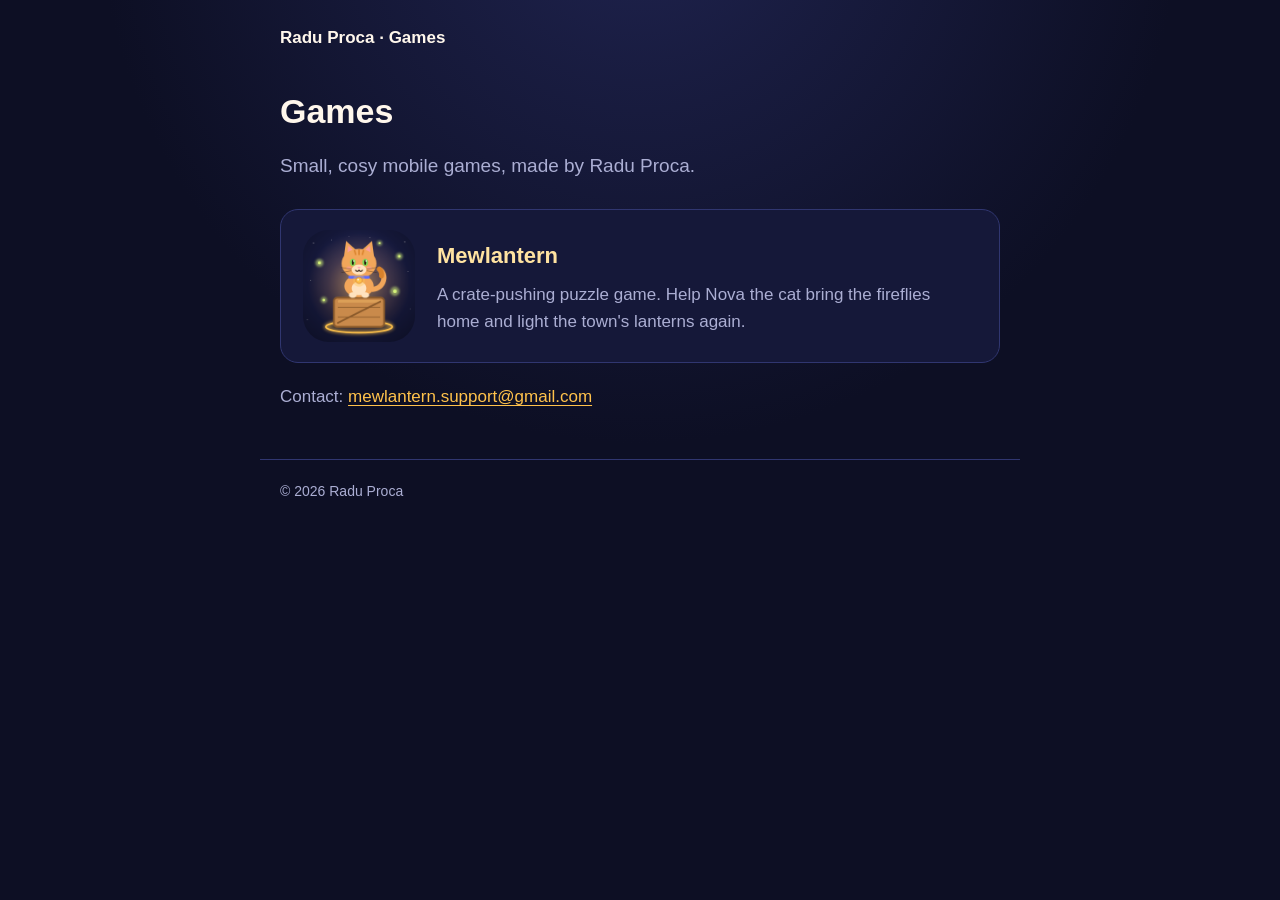
<file: index.html>
<!doctype html>
<html lang="en">
  <head>
    <meta charset="utf-8" />
    <meta name="viewport" content="width=device-width, initial-scale=1" />
    <title>Radu Proca · Games</title>
    <meta name="description" content="Small, cosy mobile games by Radu Proca." />
    <link rel="icon" href="/favicon.png" />
    <link rel="stylesheet" href="/assets/style.css" />
  </head>
  <body>
    <header class="site">
      <a class="brand" href="/">Radu Proca · Games</a>
    </header>
    <main>
      <h1>Games</h1>
      <p class="lede">Small, cosy mobile games, made by Radu Proca.</p>

      <a class="card hero" href="/mewlantern/" style="text-decoration: none; color: inherit">
        <img src="/assets/mewlantern-icon.png" alt="Mewlantern app icon: Nova the cat on a crate" />
        <div>
          <h2 style="margin-top: 0">Mewlantern</h2>
          <p class="muted" style="margin: 0">
            A crate-pushing puzzle game. Help Nova the cat bring the fireflies home and light the
            town's lanterns again.
          </p>
        </div>
      </a>

      <p class="muted">
        Contact: <a href="mailto:mewlantern.support@gmail.com">mewlantern.support@gmail.com</a>
      </p>
    </main>
    <footer class="site">© 2026 Radu Proca</footer>
  </body>
</html>
</file>
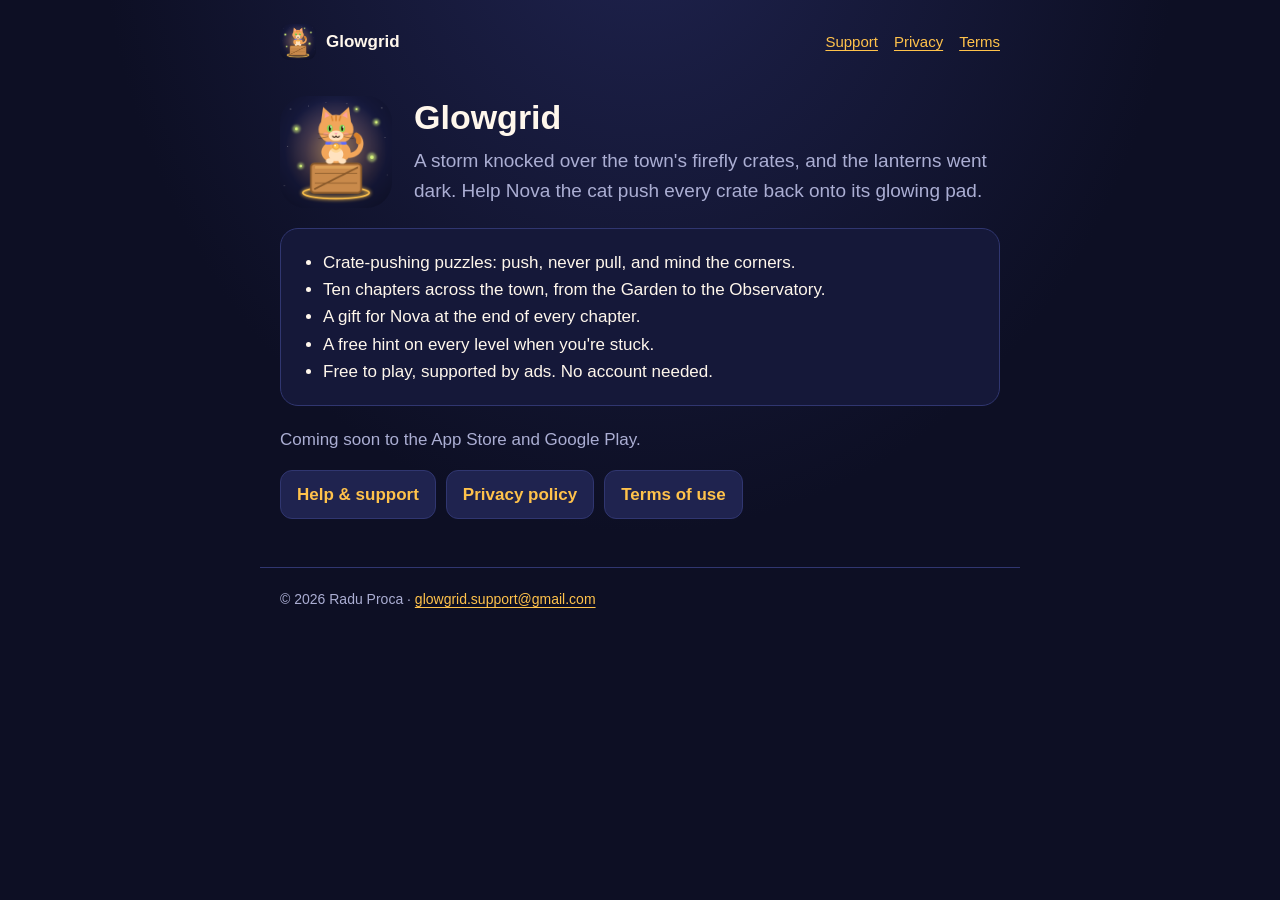
<file: glowgrid/index.html>
<!doctype html>
<html lang="en">
  <head>
    <meta charset="utf-8" />
    <meta name="viewport" content="width=device-width, initial-scale=1" />
    <title>Glowgrid · A crate-pushing puzzle with Nova the cat</title>
    <meta
      name="description"
      content="Push the firefly crates onto their glowing pads and help Nova the cat light up the town again." />
    <link rel="icon" href="/favicon.png" />
    <link rel="stylesheet" href="/assets/style.css" />
  </head>
  <body>
    <header class="site">
      <a class="brand" href="/glowgrid/"><img src="/assets/glowgrid-icon.png" alt="" />Glowgrid</a>
      <nav>
        <a href="/glowgrid/support/">Support</a>
        <a href="/glowgrid/privacy/">Privacy</a>
        <a href="/glowgrid/terms/">Terms</a>
      </nav>
    </header>
    <main>
      <div class="hero">
        <img src="/assets/glowgrid-icon.png" alt="Glowgrid app icon: Nova the cat on a crate" />
        <div>
          <h1 style="margin-top: 0">Glowgrid</h1>
          <p class="lede" style="margin: 0">
            A storm knocked over the town's firefly crates, and the lanterns went dark. Help Nova
            the cat push every crate back onto its glowing pad.
          </p>
        </div>
      </div>

      <div class="card">
        <ul style="margin: 0; padding-left: 20px">
          <li>Crate-pushing puzzles: push, never pull, and mind the corners.</li>
          <li>Ten chapters across the town, from the Garden to the Observatory.</li>
          <li>A gift for Nova at the end of every chapter.</li>
          <li>A free hint on every level when you're stuck.</li>
          <li>Free to play, supported by ads. No account needed.</li>
        </ul>
      </div>

      <p class="muted">Coming soon to the App Store and Google Play.</p>

      <ul class="links">
        <li><a href="/glowgrid/support/">Help &amp; support</a></li>
        <li><a href="/glowgrid/privacy/">Privacy policy</a></li>
        <li><a href="/glowgrid/terms/">Terms of use</a></li>
      </ul>
    </main>
    <footer class="site">
      © 2026 Radu Proca ·
      <a href="mailto:glowgrid.support@gmail.com">glowgrid.support@gmail.com</a>
    </footer>
  </body>
</html>
</file>
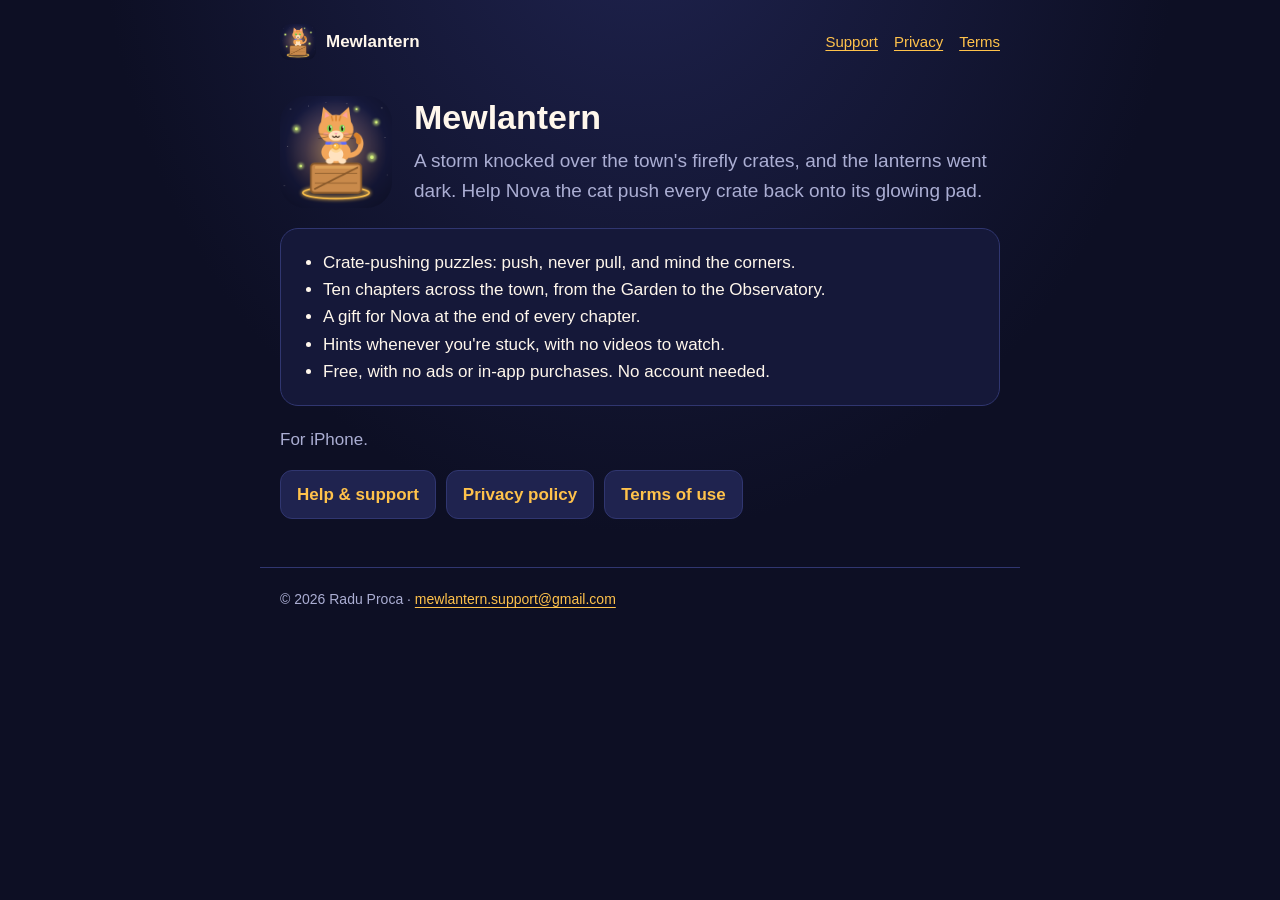
<file: mewlantern/index.html>
<!doctype html>
<html lang="en">
  <head>
    <meta charset="utf-8" />
    <meta name="viewport" content="width=device-width, initial-scale=1" />
    <title>Mewlantern · A crate-pushing puzzle with Nova the cat</title>
    <meta
      name="description"
      content="Push the firefly crates onto their glowing pads and help Nova the cat light up the town again." />
    <link rel="icon" href="/favicon.png" />
    <link rel="stylesheet" href="/assets/style.css" />
  </head>
  <body>
    <header class="site">
      <a class="brand" href="/mewlantern/"
        ><img src="/assets/mewlantern-icon.png" alt="" />Mewlantern</a
      >
      <nav>
        <a href="/mewlantern/support/">Support</a>
        <a href="/mewlantern/privacy/">Privacy</a>
        <a href="/mewlantern/terms/">Terms</a>
      </nav>
    </header>
    <main>
      <div class="hero">
        <img src="/assets/mewlantern-icon.png" alt="Mewlantern app icon: Nova the cat on a crate" />
        <div>
          <h1 style="margin-top: 0">Mewlantern</h1>
          <p class="lede" style="margin: 0">
            A storm knocked over the town's firefly crates, and the lanterns went dark. Help Nova
            the cat push every crate back onto its glowing pad.
          </p>
        </div>
      </div>

      <div class="card">
        <ul style="margin: 0; padding-left: 20px">
          <li>Crate-pushing puzzles: push, never pull, and mind the corners.</li>
          <li>Ten chapters across the town, from the Garden to the Observatory.</li>
          <li>A gift for Nova at the end of every chapter.</li>
          <li>Hints whenever you're stuck, with no videos to watch.</li>
          <li>Free, with no ads or in-app purchases. No account needed.</li>
        </ul>
      </div>

      <p class="muted">For iPhone.</p>

      <ul class="links">
        <li><a href="/mewlantern/support/">Help &amp; support</a></li>
        <li><a href="/mewlantern/privacy/">Privacy policy</a></li>
        <li><a href="/mewlantern/terms/">Terms of use</a></li>
      </ul>
    </main>
    <footer class="site">
      © 2026 Radu Proca ·
      <a href="mailto:mewlantern.support@gmail.com">mewlantern.support@gmail.com</a>
    </footer>
  </body>
</html>
</file>
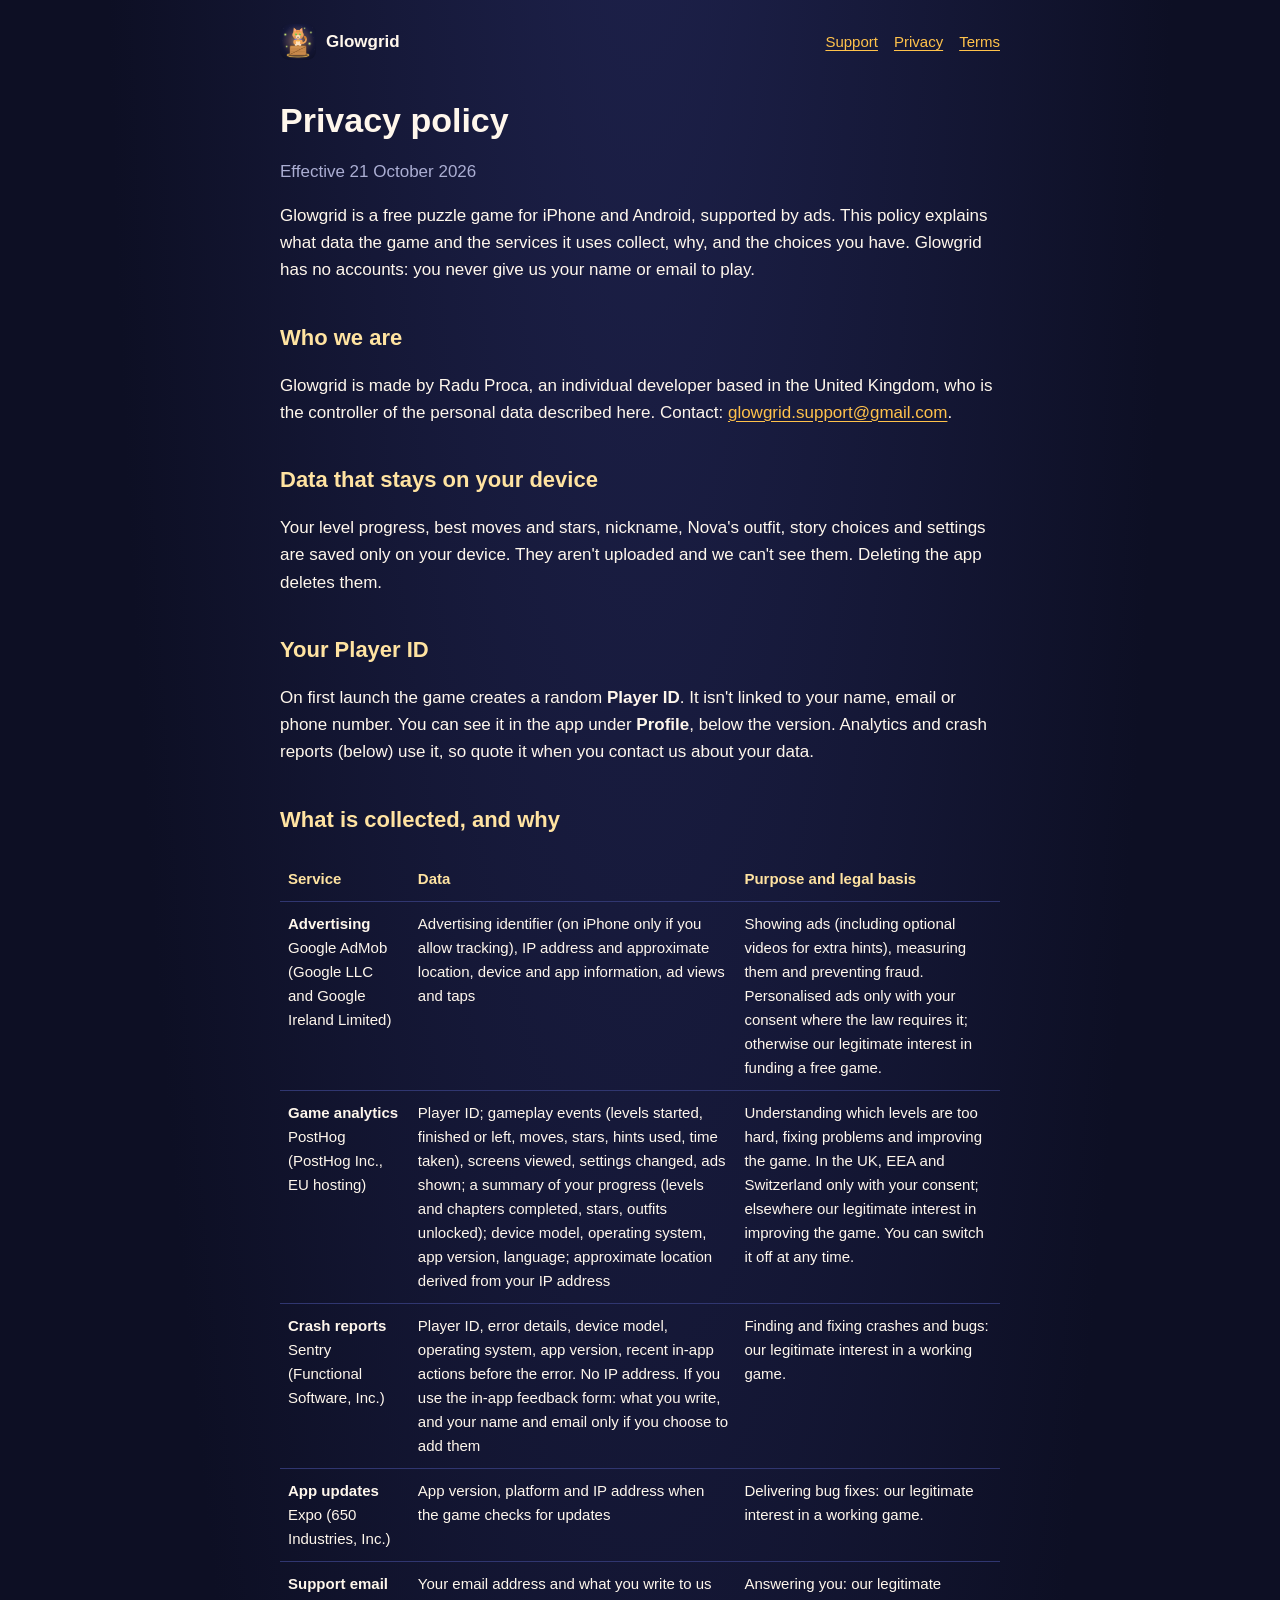
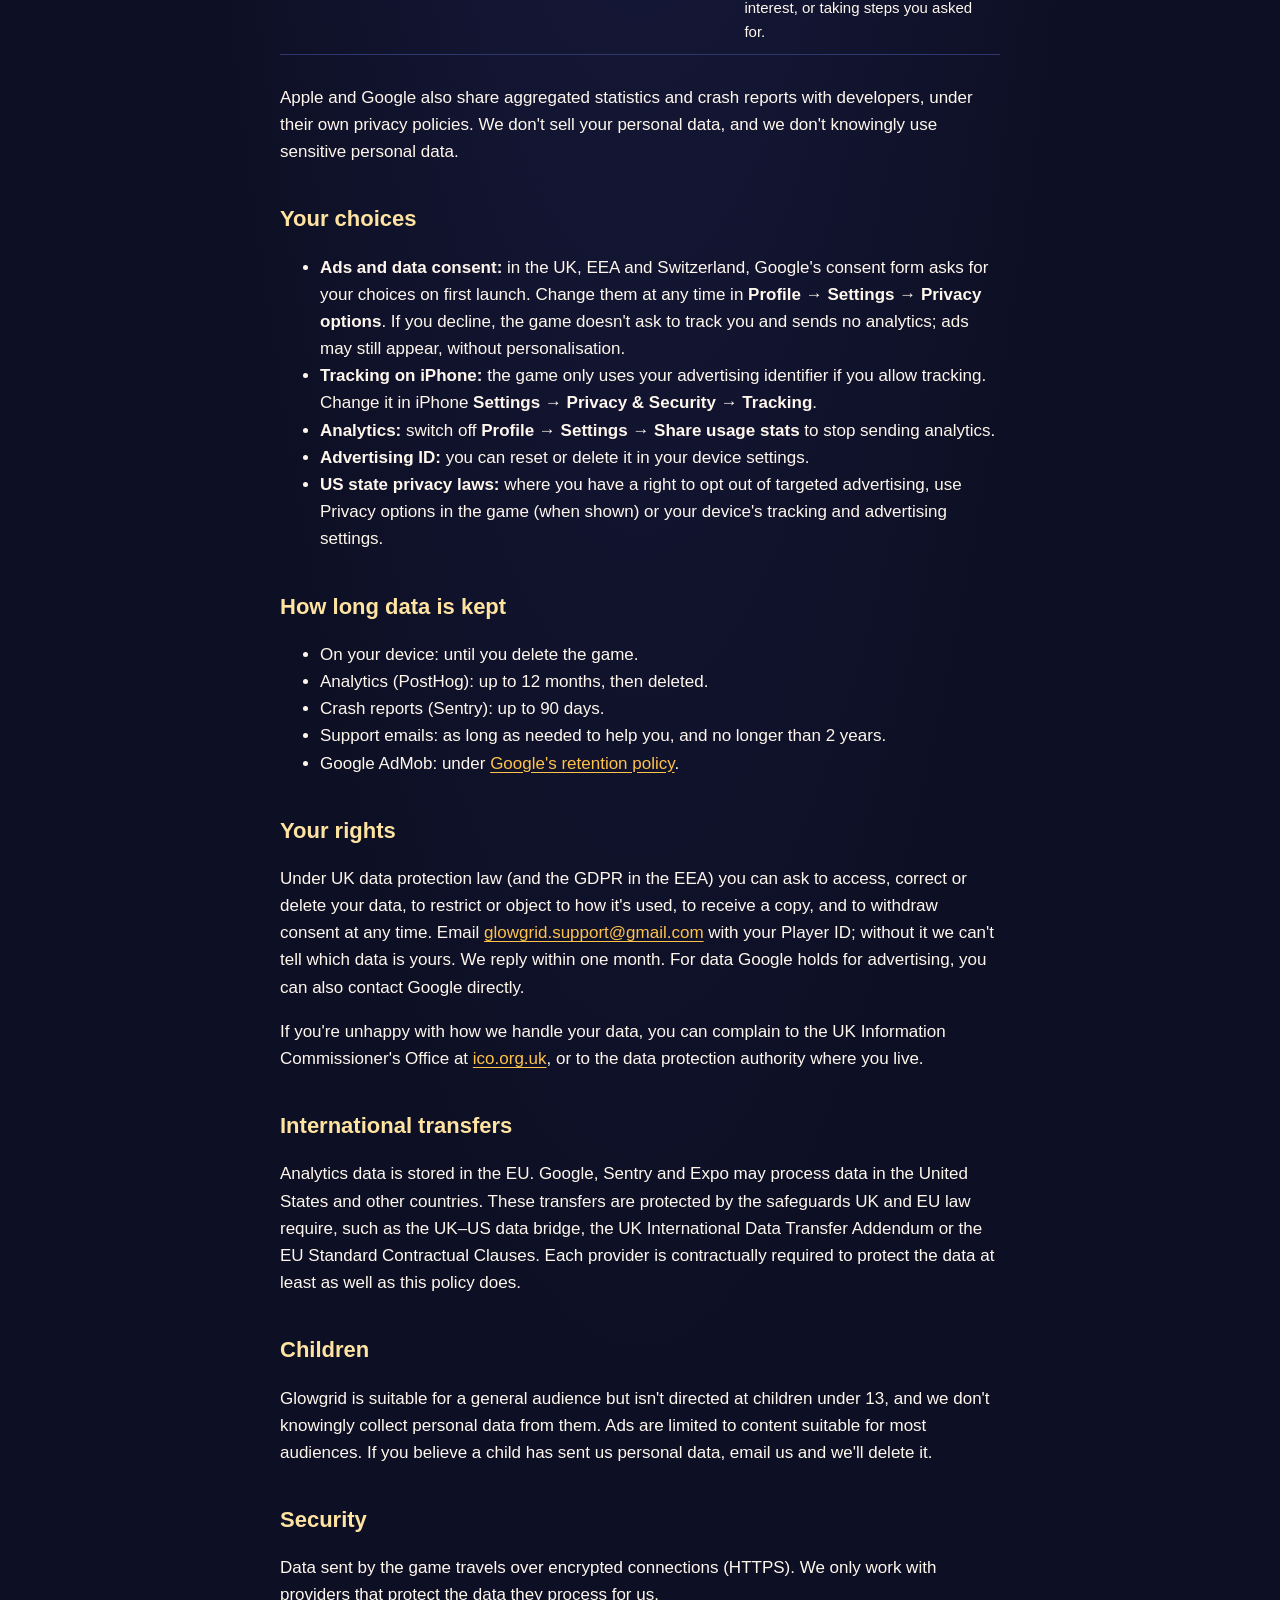
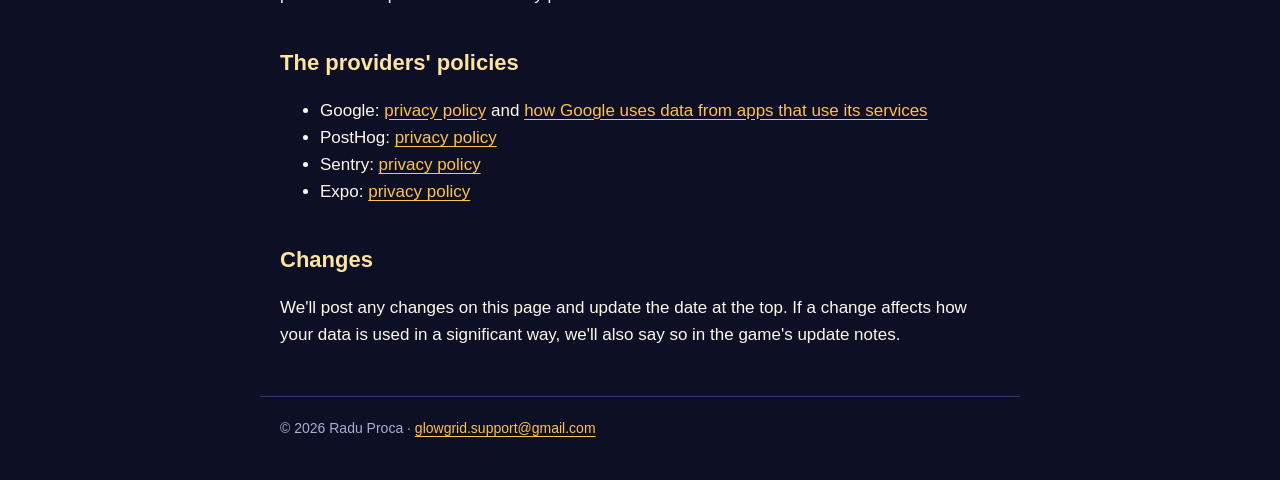
<file: glowgrid/privacy/index.html>
<!doctype html>
<html lang="en">
  <head>
    <meta charset="utf-8" />
    <meta name="viewport" content="width=device-width, initial-scale=1" />
    <title>Privacy policy · Glowgrid</title>
    <meta name="description" content="How Glowgrid handles your data." />
    <link rel="icon" href="/favicon.png" />
    <link rel="stylesheet" href="/assets/style.css" />
  </head>
  <body>
    <header class="site">
      <a class="brand" href="/glowgrid/"><img src="/assets/glowgrid-icon.png" alt="" />Glowgrid</a>
      <nav>
        <a href="/glowgrid/support/">Support</a>
        <a href="/glowgrid/privacy/" aria-current="page">Privacy</a>
        <a href="/glowgrid/terms/">Terms</a>
      </nav>
    </header>
    <main>
      <h1>Privacy policy</h1>
      <p class="muted">Effective 21 October 2026</p>

      <p>
        Glowgrid is a free puzzle game for iPhone and Android, supported by ads. This policy
        explains what data the game and the services it uses collect, why, and the choices you have.
        Glowgrid has no accounts: you never give us your name or email to play.
      </p>

      <h2>Who we are</h2>
      <p>
        Glowgrid is made by Radu Proca, an individual developer based in the United Kingdom, who is
        the controller of the personal data described here. Contact:
        <a href="mailto:glowgrid.support@gmail.com">glowgrid.support@gmail.com</a>.
      </p>

      <h2>Data that stays on your device</h2>
      <p>
        Your level progress, best moves and stars, nickname, Nova's outfit, story choices and
        settings are saved only on your device. They aren't uploaded and we can't see them. Deleting
        the app deletes them.
      </p>

      <h2>Your Player ID</h2>
      <p>
        On first launch the game creates a random <strong>Player ID</strong>. It isn't linked to
        your name, email or phone number. You can see it in the app under <strong>Profile</strong>,
        below the version. Analytics and crash reports (below) use it, so quote it when you contact
        us about your data.
      </p>

      <h2>What is collected, and why</h2>
      <div class="table-wrap">
        <table class="stack">
          <thead>
            <tr>
              <th>Service</th>
              <th>Data</th>
              <th>Purpose and legal basis</th>
            </tr>
          </thead>
          <tbody>
            <tr>
              <td>
                <strong>Advertising</strong><br />Google AdMob (Google LLC and Google Ireland
                Limited)
              </td>
              <td data-label="Data">
                Advertising identifier (on iPhone only if you allow tracking), IP address and
                approximate location, device and app information, ad views and taps
              </td>
              <td data-label="Purpose and legal basis">
                Showing ads (including optional videos for extra hints), measuring them and
                preventing fraud. Personalised ads only with your consent where the law requires it;
                otherwise our legitimate interest in funding a free game.
              </td>
            </tr>
            <tr>
              <td><strong>Game analytics</strong><br />PostHog (PostHog Inc., EU hosting)</td>
              <td data-label="Data">
                Player ID; gameplay events (levels started, finished or left, moves, stars, hints
                used, time taken), screens viewed, settings changed, ads shown; a summary of your
                progress (levels and chapters completed, stars, outfits unlocked); device model,
                operating system, app version, language; approximate location derived from your IP
                address
              </td>
              <td data-label="Purpose and legal basis">
                Understanding which levels are too hard, fixing problems and improving the game. In
                the UK, EEA and Switzerland only with your consent; elsewhere our legitimate
                interest in improving the game. You can switch it off at any time.
              </td>
            </tr>
            <tr>
              <td><strong>Crash reports</strong><br />Sentry (Functional Software, Inc.)</td>
              <td data-label="Data">
                Player ID, error details, device model, operating system, app version, recent in-app
                actions before the error. No IP address. If you use the in-app feedback form: what
                you write, and your name and email only if you choose to add them
              </td>
              <td data-label="Purpose and legal basis">
                Finding and fixing crashes and bugs: our legitimate interest in a working game.
              </td>
            </tr>
            <tr>
              <td><strong>App updates</strong><br />Expo (650 Industries, Inc.)</td>
              <td data-label="Data">
                App version, platform and IP address when the game checks for updates
              </td>
              <td data-label="Purpose and legal basis">
                Delivering bug fixes: our legitimate interest in a working game.
              </td>
            </tr>
            <tr>
              <td><strong>Support email</strong></td>
              <td data-label="Data">Your email address and what you write to us</td>
              <td data-label="Purpose and legal basis">
                Answering you: our legitimate interest, or taking steps you asked for.
              </td>
            </tr>
          </tbody>
        </table>
      </div>
      <p>
        Apple and Google also share aggregated statistics and crash reports with developers, under
        their own privacy policies. We don't sell your personal data, and we don't knowingly use
        sensitive personal data.
      </p>

      <h2>Your choices</h2>
      <ul>
        <li>
          <strong>Ads and data consent:</strong> in the UK, EEA and Switzerland, Google's consent
          form asks for your choices on first launch. Change them at any time in
          <strong>Profile → Settings → Privacy options</strong>. If you decline, the game doesn't
          ask to track you and sends no analytics; ads may still appear, without personalisation.
        </li>
        <li>
          <strong>Tracking on iPhone:</strong> the game only uses your advertising identifier if you
          allow tracking. Change it in iPhone
          <strong>Settings → Privacy &amp; Security → Tracking</strong>.
        </li>
        <li>
          <strong>Analytics:</strong> switch off
          <strong>Profile → Settings → Share usage stats</strong> to stop sending analytics.
        </li>
        <li>
          <strong>Advertising ID:</strong> you can reset or delete it in your device settings.
        </li>
        <li>
          <strong>US state privacy laws:</strong> where you have a right to opt out of targeted
          advertising, use Privacy options in the game (when shown) or your device's tracking and
          advertising settings.
        </li>
      </ul>

      <h2>How long data is kept</h2>
      <ul>
        <li>On your device: until you delete the game.</li>
        <li>Analytics (PostHog): up to 12 months, then deleted.</li>
        <li>Crash reports (Sentry): up to 90 days.</li>
        <li>Support emails: as long as needed to help you, and no longer than 2 years.</li>
        <li>
          Google AdMob: under
          <a href="https://policies.google.com/technologies/retention">Google's retention policy</a
          >.
        </li>
      </ul>

      <h2>Your rights</h2>
      <p>
        Under UK data protection law (and the GDPR in the EEA) you can ask to access, correct or
        delete your data, to restrict or object to how it's used, to receive a copy, and to withdraw
        consent at any time. Email
        <a href="mailto:glowgrid.support@gmail.com">glowgrid.support@gmail.com</a> with your Player
        ID; without it we can't tell which data is yours. We reply within one month. For data Google
        holds for advertising, you can also contact Google directly.
      </p>
      <p>
        If you're unhappy with how we handle your data, you can complain to the UK Information
        Commissioner's Office at <a href="https://ico.org.uk/make-a-complaint/">ico.org.uk</a>, or
        to the data protection authority where you live.
      </p>

      <h2>International transfers</h2>
      <p>
        Analytics data is stored in the EU. Google, Sentry and Expo may process data in the United
        States and other countries. These transfers are protected by the safeguards UK and EU law
        require, such as the UK–US data bridge, the UK International Data Transfer Addendum or the
        EU Standard Contractual Clauses. Each provider is contractually required to protect the data
        at least as well as this policy does.
      </p>

      <h2>Children</h2>
      <p>
        Glowgrid is suitable for a general audience but isn't directed at children under 13, and we
        don't knowingly collect personal data from them. Ads are limited to content suitable for
        most audiences. If you believe a child has sent us personal data, email us and we'll delete
        it.
      </p>

      <h2>Security</h2>
      <p>
        Data sent by the game travels over encrypted connections (HTTPS). We only work with
        providers that protect the data they process for us.
      </p>

      <h2>The providers' policies</h2>
      <ul>
        <li>
          Google: <a href="https://policies.google.com/privacy">privacy policy</a> and
          <a href="https://policies.google.com/technologies/partner-sites">
            how Google uses data from apps that use its services</a
          >
        </li>
        <li>PostHog: <a href="https://posthog.com/privacy">privacy policy</a></li>
        <li>Sentry: <a href="https://sentry.io/privacy/">privacy policy</a></li>
        <li>Expo: <a href="https://expo.dev/privacy">privacy policy</a></li>
      </ul>

      <h2>Changes</h2>
      <p>
        We'll post any changes on this page and update the date at the top. If a change affects how
        your data is used in a significant way, we'll also say so in the game's update notes.
      </p>
    </main>
    <footer class="site">
      © 2026 Radu Proca ·
      <a href="mailto:glowgrid.support@gmail.com">glowgrid.support@gmail.com</a>
    </footer>
  </body>
</html>
</file>
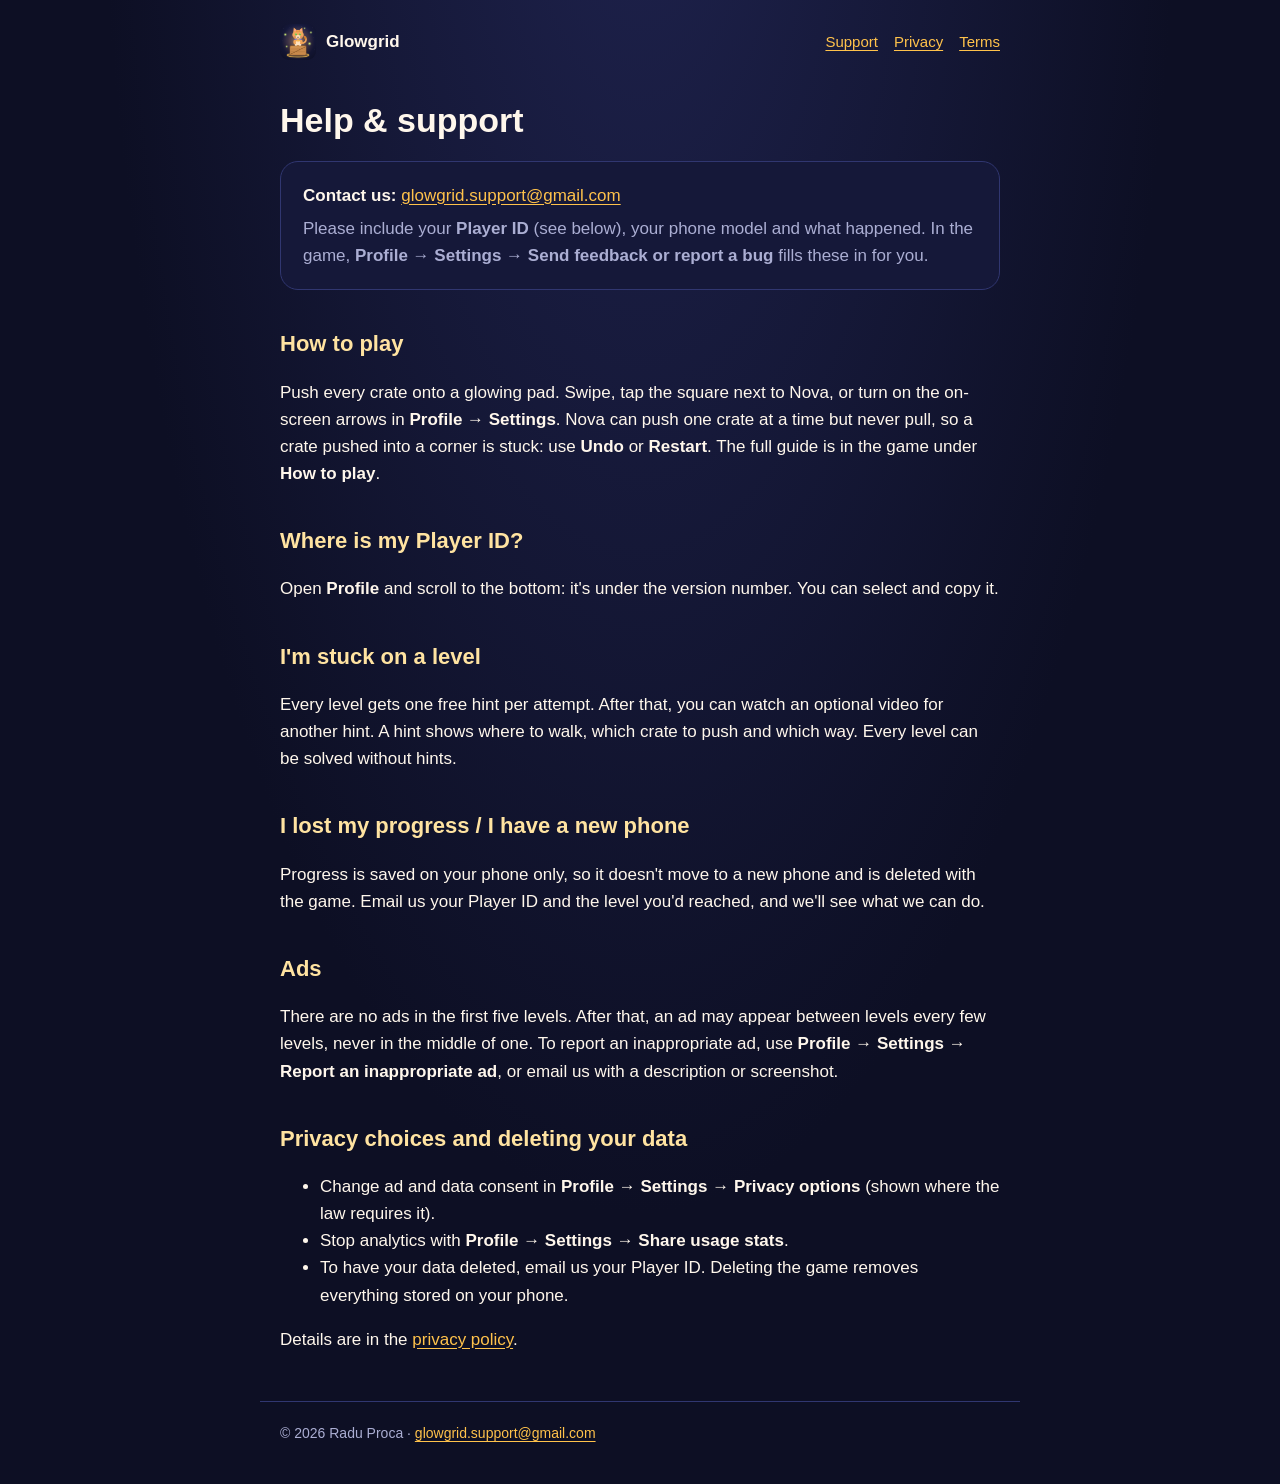
<file: glowgrid/support/index.html>
<!doctype html>
<html lang="en">
  <head>
    <meta charset="utf-8" />
    <meta name="viewport" content="width=device-width, initial-scale=1" />
    <title>Help &amp; support · Glowgrid</title>
    <meta name="description" content="Help with Glowgrid, and how to contact us." />
    <link rel="icon" href="/favicon.png" />
    <link rel="stylesheet" href="/assets/style.css" />
  </head>
  <body>
    <header class="site">
      <a class="brand" href="/glowgrid/"><img src="/assets/glowgrid-icon.png" alt="" />Glowgrid</a>
      <nav>
        <a href="/glowgrid/support/" aria-current="page">Support</a>
        <a href="/glowgrid/privacy/">Privacy</a>
        <a href="/glowgrid/terms/">Terms</a>
      </nav>
    </header>
    <main>
      <h1>Help &amp; support</h1>

      <div class="card">
        <strong>Contact us:</strong>
        <a href="mailto:glowgrid.support@gmail.com">glowgrid.support@gmail.com</a>
        <p class="muted" style="margin: 6px 0 0">
          Please include your <strong>Player ID</strong> (see below), your phone model and what
          happened. In the game, <strong>Profile → Settings → Send feedback or report a bug</strong>
          fills these in for you.
        </p>
      </div>

      <h2>How to play</h2>
      <p>
        Push every crate onto a glowing pad. Swipe, tap the square next to Nova, or turn on the
        on-screen arrows in <strong>Profile → Settings</strong>. Nova can push one crate at a time
        but never pull, so a crate pushed into a corner is stuck: use <strong>Undo</strong> or
        <strong>Restart</strong>. The full guide is in the game under <strong>How to play</strong>.
      </p>

      <h2>Where is my Player ID?</h2>
      <p>
        Open <strong>Profile</strong> and scroll to the bottom: it's under the version number. You
        can select and copy it.
      </p>

      <h2>I'm stuck on a level</h2>
      <p>
        Every level gets one free hint per attempt. After that, you can watch an optional video for
        another hint. A hint shows where to walk, which crate to push and which way. Every level can
        be solved without hints.
      </p>

      <h2>I lost my progress / I have a new phone</h2>
      <p>
        Progress is saved on your phone only, so it doesn't move to a new phone and is deleted with
        the game. Email us your Player ID and the level you'd reached, and we'll see what we can do.
      </p>

      <h2>Ads</h2>
      <p>
        There are no ads in the first five levels. After that, an ad may appear between levels every
        few levels, never in the middle of one. To report an inappropriate ad, use
        <strong>Profile → Settings → Report an inappropriate ad</strong>, or email us with a
        description or screenshot.
      </p>

      <h2>Privacy choices and deleting your data</h2>
      <ul>
        <li>
          Change ad and data consent in <strong>Profile → Settings → Privacy options</strong>
          (shown where the law requires it).
        </li>
        <li>Stop analytics with <strong>Profile → Settings → Share usage stats</strong>.</li>
        <li>
          To have your data deleted, email us your Player ID. Deleting the game removes everything
          stored on your phone.
        </li>
      </ul>
      <p>Details are in the <a href="/glowgrid/privacy/">privacy policy</a>.</p>
    </main>
    <footer class="site">
      © 2026 Radu Proca ·
      <a href="mailto:glowgrid.support@gmail.com">glowgrid.support@gmail.com</a>
    </footer>
  </body>
</html>
</file>
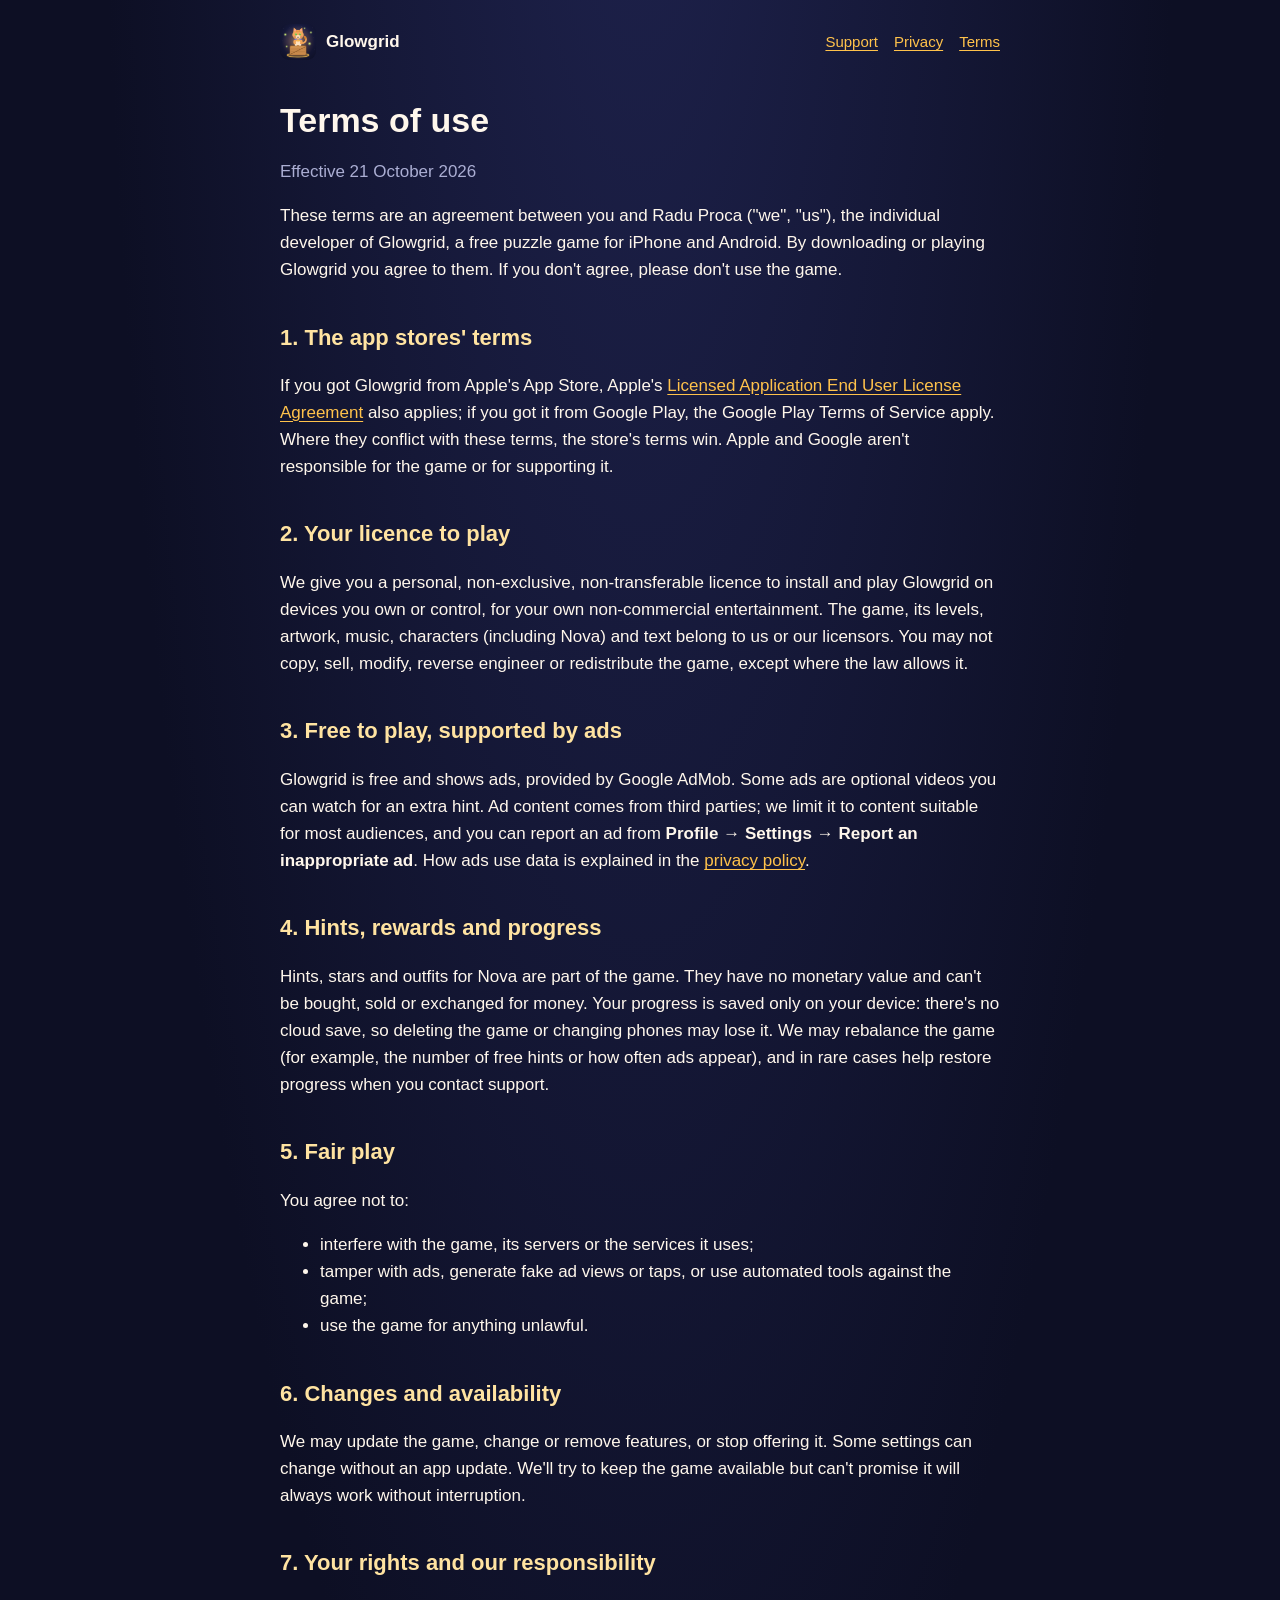
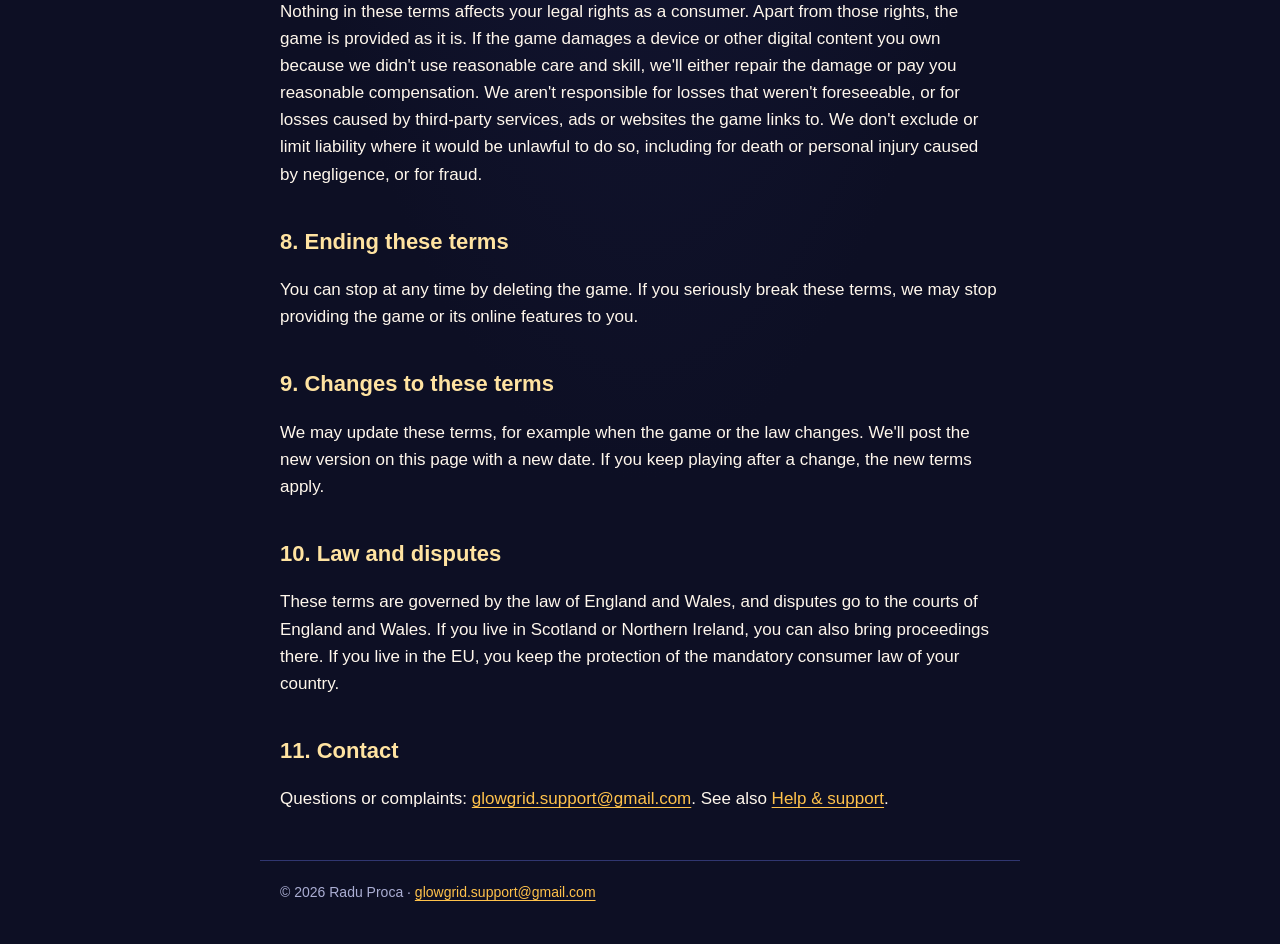
<file: glowgrid/terms/index.html>
<!doctype html>
<html lang="en">
  <head>
    <meta charset="utf-8" />
    <meta name="viewport" content="width=device-width, initial-scale=1" />
    <title>Terms of use · Glowgrid</title>
    <meta name="description" content="The terms for playing Glowgrid." />
    <link rel="icon" href="/favicon.png" />
    <link rel="stylesheet" href="/assets/style.css" />
  </head>
  <body>
    <header class="site">
      <a class="brand" href="/glowgrid/"><img src="/assets/glowgrid-icon.png" alt="" />Glowgrid</a>
      <nav>
        <a href="/glowgrid/support/">Support</a>
        <a href="/glowgrid/privacy/">Privacy</a>
        <a href="/glowgrid/terms/" aria-current="page">Terms</a>
      </nav>
    </header>
    <main>
      <h1>Terms of use</h1>
      <p class="muted">Effective 21 October 2026</p>

      <p>
        These terms are an agreement between you and Radu Proca ("we", "us"), the individual
        developer of Glowgrid, a free puzzle game for iPhone and Android. By downloading or playing
        Glowgrid you agree to them. If you don't agree, please don't use the game.
      </p>

      <h2>1. The app stores' terms</h2>
      <p>
        If you got Glowgrid from Apple's App Store, Apple's
        <a href="https://www.apple.com/legal/internet-services/itunes/dev/stdeula/"
          >Licensed Application End User License Agreement</a
        >
        also applies; if you got it from Google Play, the Google Play Terms of Service apply. Where
        they conflict with these terms, the store's terms win. Apple and Google aren't responsible
        for the game or for supporting it.
      </p>

      <h2>2. Your licence to play</h2>
      <p>
        We give you a personal, non-exclusive, non-transferable licence to install and play Glowgrid
        on devices you own or control, for your own non-commercial entertainment. The game, its
        levels, artwork, music, characters (including Nova) and text belong to us or our licensors.
        You may not copy, sell, modify, reverse engineer or redistribute the game, except where the
        law allows it.
      </p>

      <h2>3. Free to play, supported by ads</h2>
      <p>
        Glowgrid is free and shows ads, provided by Google AdMob. Some ads are optional videos you
        can watch for an extra hint. Ad content comes from third parties; we limit it to content
        suitable for most audiences, and you can report an ad from
        <strong>Profile → Settings → Report an inappropriate ad</strong>. How ads use data is
        explained in the <a href="/glowgrid/privacy/">privacy policy</a>.
      </p>

      <h2>4. Hints, rewards and progress</h2>
      <p>
        Hints, stars and outfits for Nova are part of the game. They have no monetary value and
        can't be bought, sold or exchanged for money. Your progress is saved only on your device:
        there's no cloud save, so deleting the game or changing phones may lose it. We may rebalance
        the game (for example, the number of free hints or how often ads appear), and in rare cases
        help restore progress when you contact support.
      </p>

      <h2>5. Fair play</h2>
      <p>You agree not to:</p>
      <ul>
        <li>interfere with the game, its servers or the services it uses;</li>
        <li>
          tamper with ads, generate fake ad views or taps, or use automated tools against the game;
        </li>
        <li>use the game for anything unlawful.</li>
      </ul>

      <h2>6. Changes and availability</h2>
      <p>
        We may update the game, change or remove features, or stop offering it. Some settings can
        change without an app update. We'll try to keep the game available but can't promise it will
        always work without interruption.
      </p>

      <h2>7. Your rights and our responsibility</h2>
      <p>
        Nothing in these terms affects your legal rights as a consumer. Apart from those rights, the
        game is provided as it is. If the game damages a device or other digital content you own
        because we didn't use reasonable care and skill, we'll either repair the damage or pay you
        reasonable compensation. We aren't responsible for losses that weren't foreseeable, or for
        losses caused by third-party services, ads or websites the game links to. We don't exclude
        or limit liability where it would be unlawful to do so, including for death or personal
        injury caused by negligence, or for fraud.
      </p>

      <h2>8. Ending these terms</h2>
      <p>
        You can stop at any time by deleting the game. If you seriously break these terms, we may
        stop providing the game or its online features to you.
      </p>

      <h2>9. Changes to these terms</h2>
      <p>
        We may update these terms, for example when the game or the law changes. We'll post the new
        version on this page with a new date. If you keep playing after a change, the new terms
        apply.
      </p>

      <h2>10. Law and disputes</h2>
      <p>
        These terms are governed by the law of England and Wales, and disputes go to the courts of
        England and Wales. If you live in Scotland or Northern Ireland, you can also bring
        proceedings there. If you live in the EU, you keep the protection of the mandatory consumer
        law of your country.
      </p>

      <h2>11. Contact</h2>
      <p>
        Questions or complaints:
        <a href="mailto:glowgrid.support@gmail.com">glowgrid.support@gmail.com</a>. See also
        <a href="/glowgrid/support/">Help &amp; support</a>.
      </p>
    </main>
    <footer class="site">
      © 2026 Radu Proca ·
      <a href="mailto:glowgrid.support@gmail.com">glowgrid.support@gmail.com</a>
    </footer>
  </body>
</html>
</file>
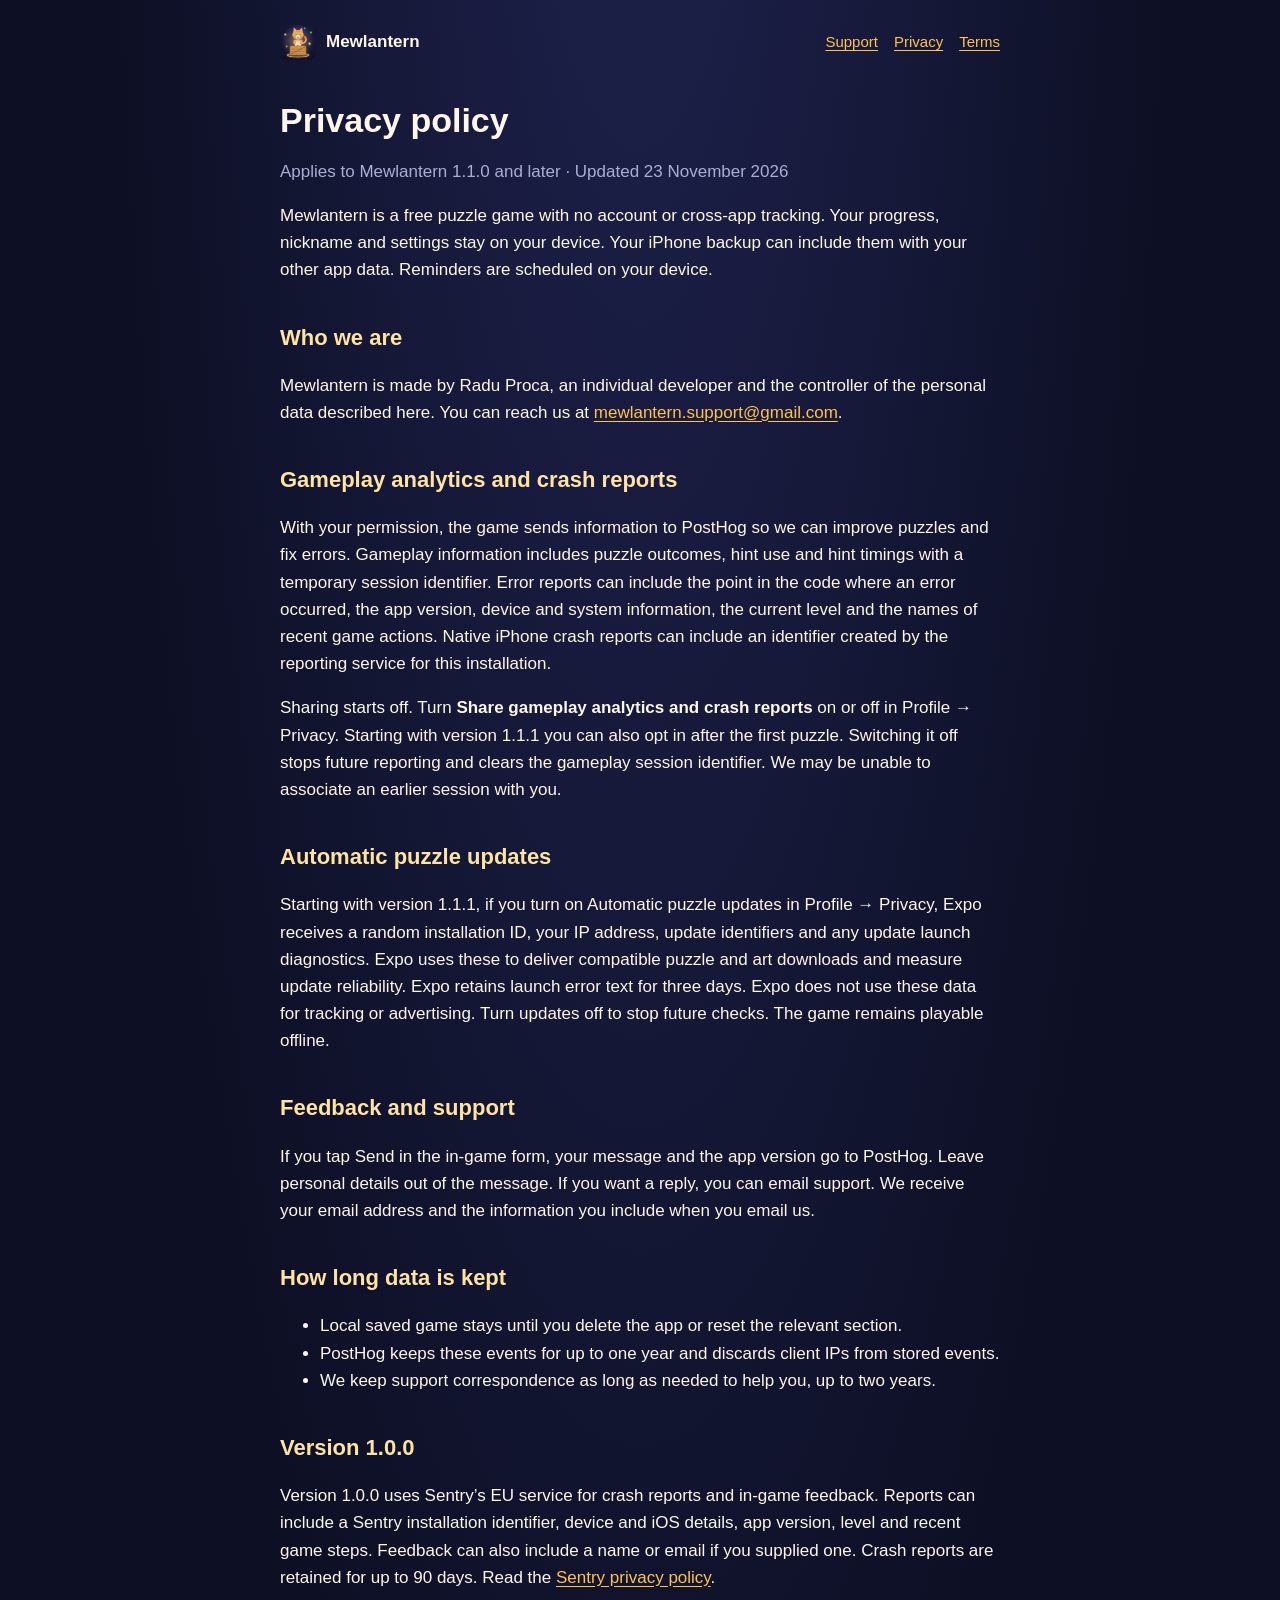
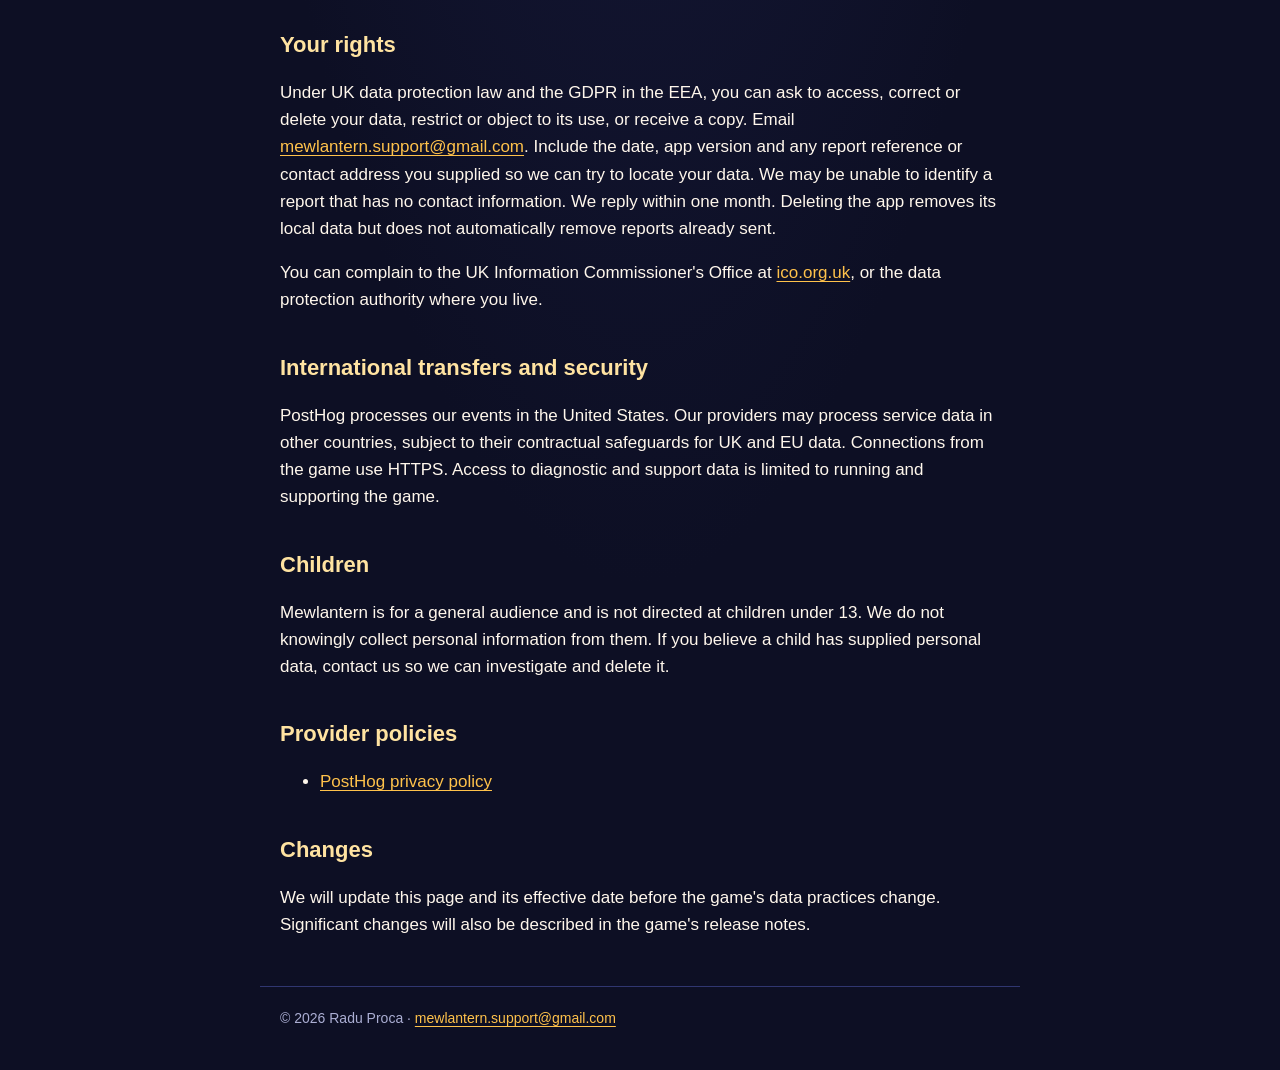
<file: mewlantern/privacy/index.html>
<!doctype html>
<html lang="en">
  <head>
    <meta charset="utf-8" />
    <meta name="viewport" content="width=device-width, initial-scale=1" />
    <title>Privacy policy · Mewlantern</title>
    <meta name="description" content="How Mewlantern handles your data." />
    <link rel="icon" href="/favicon.png" />
    <link rel="stylesheet" href="/assets/style.css" />
  </head>
  <body>
    <header class="site">
      <a class="brand" href="/mewlantern/"
        ><img src="/assets/mewlantern-icon.png" alt="" />Mewlantern</a
      >
      <nav>
        <a href="/mewlantern/support/">Support</a>
        <a href="/mewlantern/privacy/" aria-current="page">Privacy</a>
        <a href="/mewlantern/terms/">Terms</a>
      </nav>
    </header>
    <main>
      <h1>Privacy policy</h1>
      <p class="muted">Applies to Mewlantern 1.1.0 and later · Updated 23 November 2026</p>
      <p>
        Mewlantern is a free puzzle game with no account or cross-app tracking. Your progress,
        nickname and settings stay on your device. Your iPhone backup can include them with your
        other app data. Reminders are scheduled on your device.
      </p>
      <h2>Who we are</h2>
      <p>
        Mewlantern is made by Radu Proca, an individual developer and the controller of the personal
        data described here. You can reach us at
        <a href="mailto:mewlantern.support@gmail.com">mewlantern.support@gmail.com</a>.
      </p>
      <h2>Gameplay analytics and crash reports</h2>
      <p>
        With your permission, the game sends information to PostHog so we can improve puzzles and
        fix errors. Gameplay information includes puzzle outcomes, hint use and hint timings with a
        temporary session identifier. Error reports can include the point in the code where an error
        occurred, the app version, device and system information, the current level and the names of
        recent game actions. Native iPhone crash reports can include an identifier created by the
        reporting service for this installation.
      </p>
      <p>
        Sharing starts off. Turn <strong>Share gameplay analytics and crash reports</strong> on or
        off in Profile → Privacy. Starting with version 1.1.1 you can also opt in after the first
        puzzle. Switching it off stops future reporting and clears the gameplay session identifier.
        We may be unable to associate an earlier session with you.
      </p>
      <h2>Automatic puzzle updates</h2>
      <p>
        Starting with version 1.1.1, if you turn on Automatic puzzle updates in Profile → Privacy,
        Expo receives a random installation ID, your IP address, update identifiers and any update
        launch diagnostics. Expo uses these to deliver compatible puzzle and art downloads and
        measure update reliability. Expo retains launch error text for three days. Expo does not use
        these data for tracking or advertising. Turn updates off to stop future checks. The game
        remains playable offline.
      </p>
      <h2>Feedback and support</h2>
      <p>
        If you tap Send in the in-game form, your message and the app version go to PostHog. Leave
        personal details out of the message. If you want a reply, you can email support. We receive
        your email address and the information you include when you email us.
      </p>
      <h2>How long data is kept</h2>
      <ul>
        <li>Local saved game stays until you delete the app or reset the relevant section.</li>
        <li>
          PostHog keeps these events for up to one year and discards client IPs from stored events.
        </li>
        <li>We keep support correspondence as long as needed to help you, up to two years.</li>
      </ul>
      <h2>Version 1.0.0</h2>
      <p>
        Version 1.0.0 uses Sentry’s EU service for crash reports and in-game feedback. Reports can
        include a Sentry installation identifier, device and iOS details, app version, level and
        recent game steps. Feedback can also include a name or email if you supplied one. Crash
        reports are retained for up to 90 days. Read the
        <a href="https://sentry.io/privacy/">Sentry privacy policy</a>.
      </p>
      <h2>Your rights</h2>
      <p>
        Under UK data protection law and the GDPR in the EEA, you can ask to access, correct or
        delete your data, restrict or object to its use, or receive a copy. Email
        <a href="mailto:mewlantern.support@gmail.com">mewlantern.support@gmail.com</a>. Include the
        date, app version and any report reference or contact address you supplied so we can try to
        locate your data. We may be unable to identify a report that has no contact information. We
        reply within one month. Deleting the app removes its local data but does not automatically
        remove reports already sent.
      </p>
      <p>
        You can complain to the UK Information Commissioner's Office at
        <a href="https://ico.org.uk/make-a-complaint/">ico.org.uk</a>, or the data protection
        authority where you live.
      </p>
      <h2>International transfers and security</h2>
      <p>
        PostHog processes our events in the United States. Our providers may process service data in
        other countries, subject to their contractual safeguards for UK and EU data. Connections
        from the game use HTTPS. Access to diagnostic and support data is limited to running and
        supporting the game.
      </p>
      <h2>Children</h2>
      <p>
        Mewlantern is for a general audience and is not directed at children under 13. We do not
        knowingly collect personal information from them. If you believe a child has supplied
        personal data, contact us so we can investigate and delete it.
      </p>
      <h2>Provider policies</h2>
      <ul>
        <li><a href="https://posthog.com/privacy">PostHog privacy policy</a></li>
      </ul>
      <h2>Changes</h2>
      <p>
        We will update this page and its effective date before the game's data practices change.
        Significant changes will also be described in the game's release notes.
      </p>
    </main>
    <footer class="site">
      © 2026 Radu Proca ·
      <a href="mailto:mewlantern.support@gmail.com">mewlantern.support@gmail.com</a>
    </footer>
  </body>
</html>
</file>
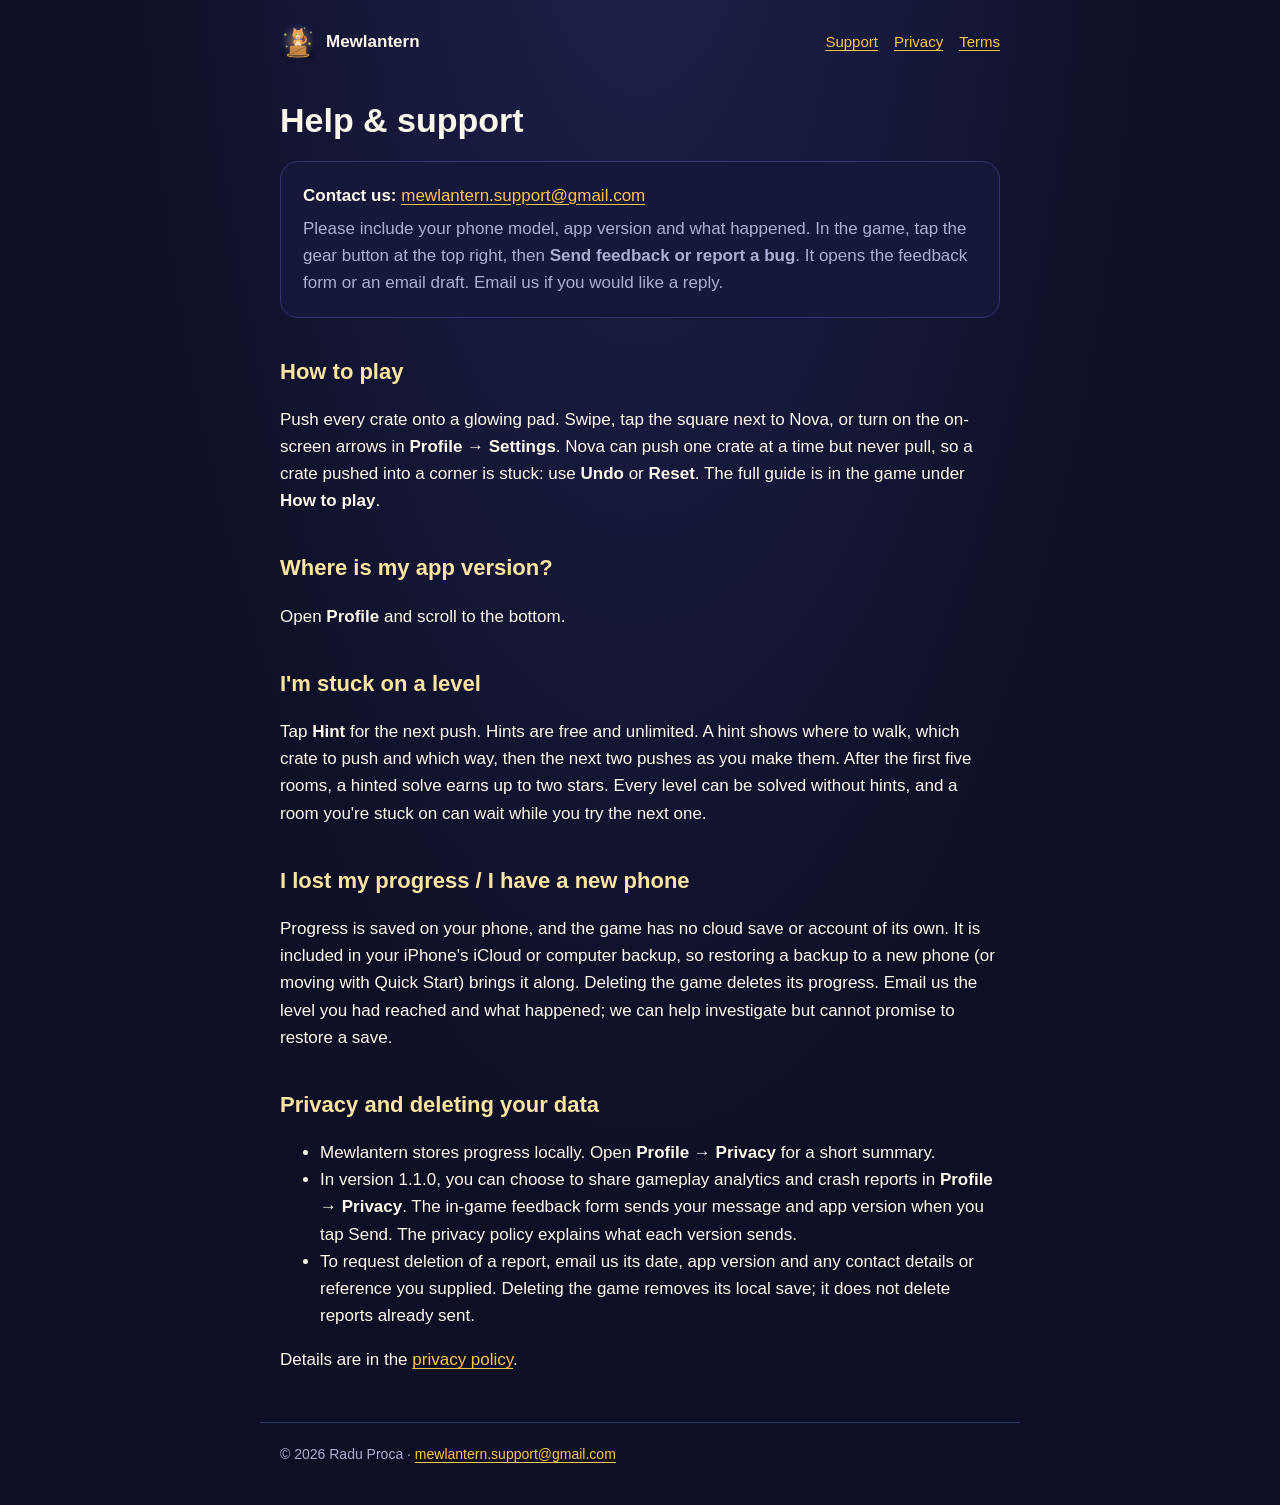
<file: mewlantern/support/index.html>
<!doctype html>
<html lang="en">
  <head>
    <meta charset="utf-8" />
    <meta name="viewport" content="width=device-width, initial-scale=1" />
    <title>Help &amp; support · Mewlantern</title>
    <meta name="description" content="Help with Mewlantern, and how to contact us." />
    <link rel="icon" href="/favicon.png" />
    <link rel="stylesheet" href="/assets/style.css" />
  </head>
  <body>
    <header class="site">
      <a class="brand" href="/mewlantern/"
        ><img src="/assets/mewlantern-icon.png" alt="" />Mewlantern</a
      >
      <nav>
        <a href="/mewlantern/support/" aria-current="page">Support</a>
        <a href="/mewlantern/privacy/">Privacy</a>
        <a href="/mewlantern/terms/">Terms</a>
      </nav>
    </header>
    <main>
      <h1>Help &amp; support</h1>

      <div class="card">
        <strong>Contact us:</strong>
        <a href="mailto:mewlantern.support@gmail.com">mewlantern.support@gmail.com</a>
        <p class="muted" style="margin: 6px 0 0">
          Please include your phone model, app version and what happened. In the game, tap the gear
          button at the top right, then <strong>Send feedback or report a bug</strong>. It opens the
          feedback form or an email draft. Email us if you would like a reply.
        </p>
      </div>

      <h2>How to play</h2>
      <p>
        Push every crate onto a glowing pad. Swipe, tap the square next to Nova, or turn on the
        on-screen arrows in <strong>Profile → Settings</strong>. Nova can push one crate at a time
        but never pull, so a crate pushed into a corner is stuck: use <strong>Undo</strong> or
        <strong>Reset</strong>. The full guide is in the game under <strong>How to play</strong>.
      </p>

      <h2>Where is my app version?</h2>
      <p>Open <strong>Profile</strong> and scroll to the bottom.</p>

      <h2>I'm stuck on a level</h2>
      <p>
        Tap <strong>Hint</strong> for the next push. Hints are free and unlimited. A hint shows
        where to walk, which crate to push and which way, then the next two pushes as you make them.
        After the first five rooms, a hinted solve earns up to two stars. Every level can be solved
        without hints, and a room you're stuck on can wait while you try the next one.
      </p>

      <h2>I lost my progress / I have a new phone</h2>
      <p>
        Progress is saved on your phone, and the game has no cloud save or account of its own. It is
        included in your iPhone's iCloud or computer backup, so restoring a backup to a new phone
        (or moving with Quick Start) brings it along. Deleting the game deletes its progress. Email
        us the level you had reached and what happened; we can help investigate but cannot promise
        to restore a save.
      </p>

      <h2>Privacy and deleting your data</h2>
      <ul>
        <li>
          Mewlantern stores progress locally. Open
          <strong>Profile → Privacy</strong> for a short summary.
        </li>
        <li>
          In version 1.1.0, you can choose to share gameplay analytics and crash reports in
          <strong>Profile → Privacy</strong>. The in-game feedback form sends your message and app
          version when you tap Send. The privacy policy explains what each version sends.
        </li>
        <li>
          To request deletion of a report, email us its date, app version and any contact details or
          reference you supplied. Deleting the game removes its local save; it does not delete
          reports already sent.
        </li>
      </ul>
      <p>Details are in the <a href="/mewlantern/privacy/">privacy policy</a>.</p>
    </main>
    <footer class="site">
      © 2026 Radu Proca ·
      <a href="mailto:mewlantern.support@gmail.com">mewlantern.support@gmail.com</a>
    </footer>
  </body>
</html>
</file>
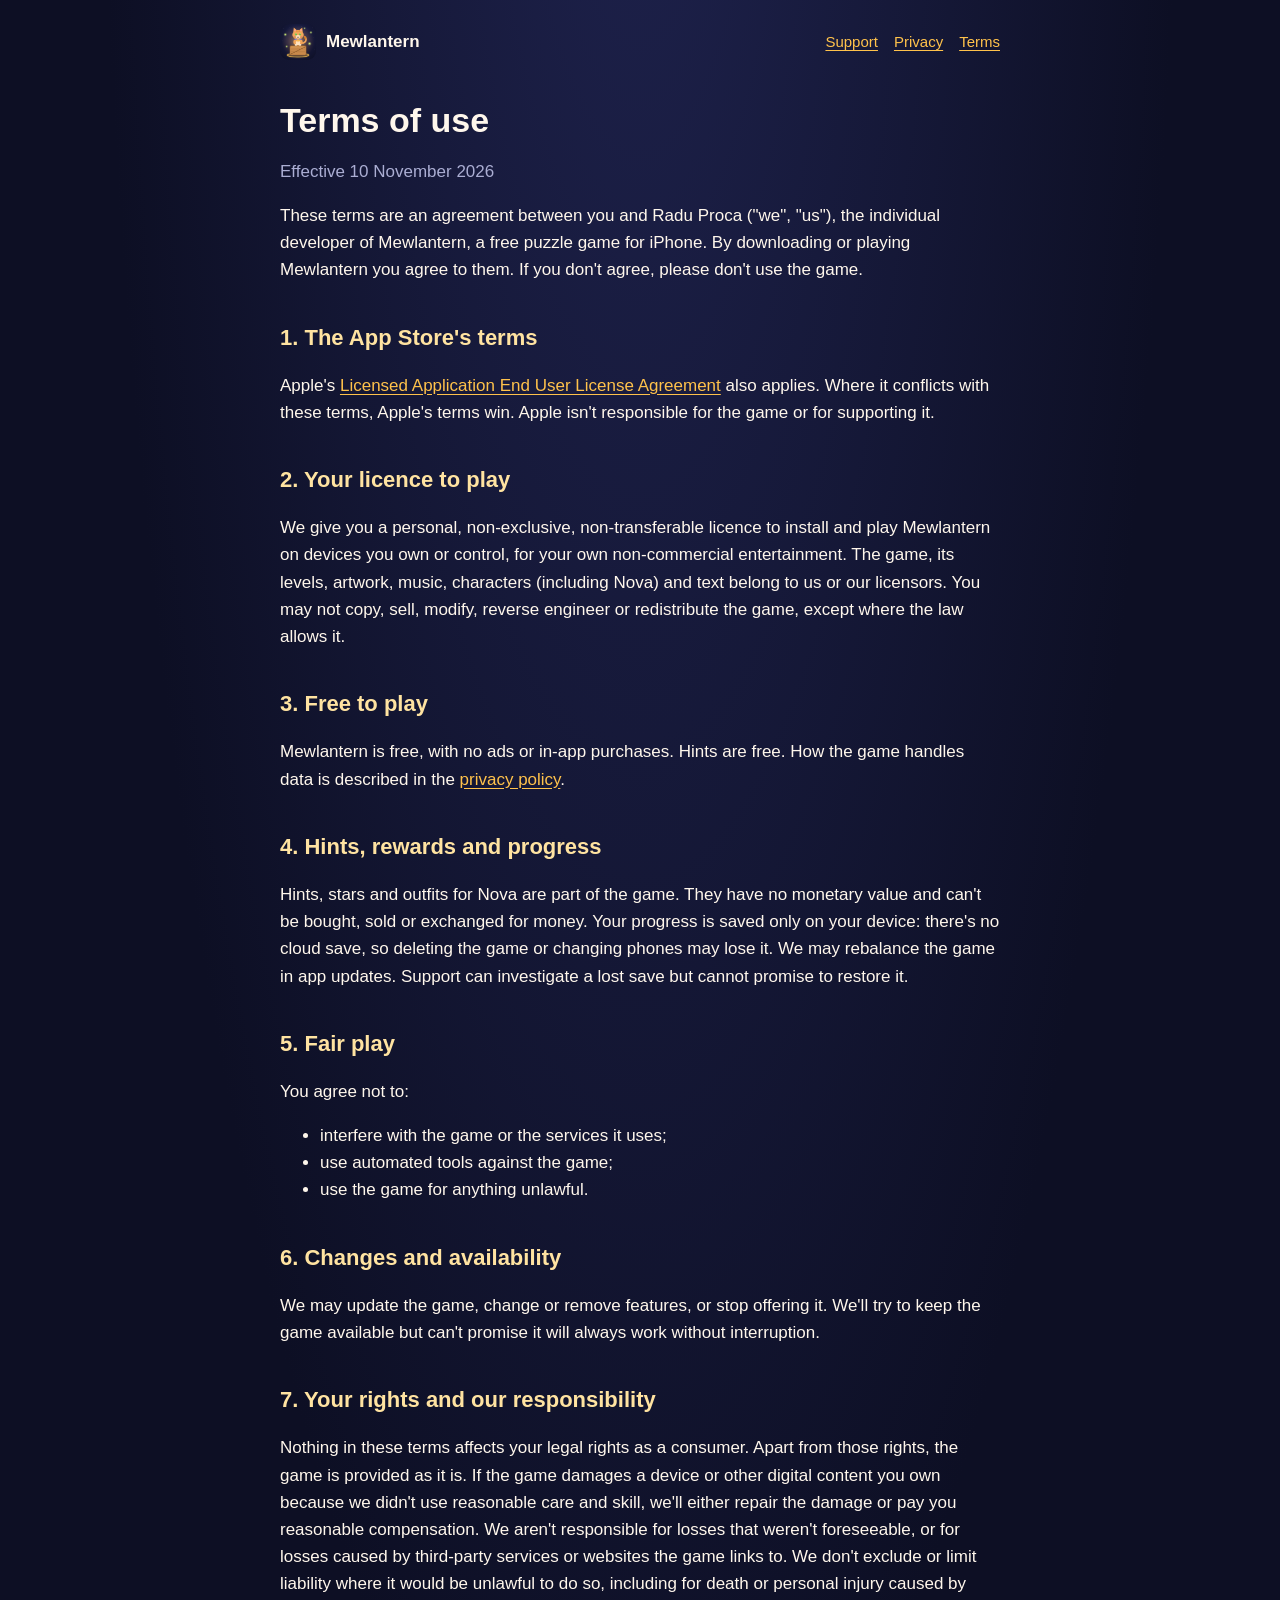
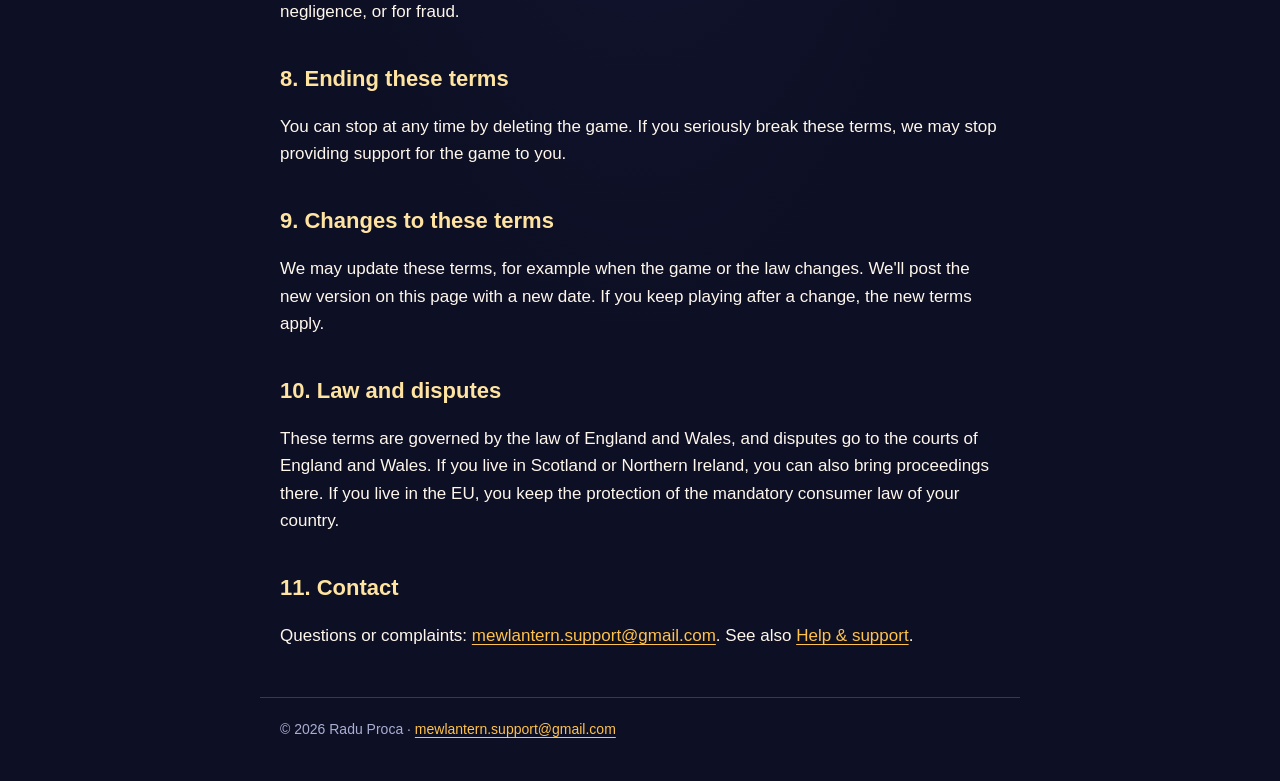
<file: mewlantern/terms/index.html>
<!doctype html>
<html lang="en">
  <head>
    <meta charset="utf-8" />
    <meta name="viewport" content="width=device-width, initial-scale=1" />
    <title>Terms of use · Mewlantern</title>
    <meta name="description" content="The terms for playing Mewlantern." />
    <link rel="icon" href="/favicon.png" />
    <link rel="stylesheet" href="/assets/style.css" />
  </head>
  <body>
    <header class="site">
      <a class="brand" href="/mewlantern/"
        ><img src="/assets/mewlantern-icon.png" alt="" />Mewlantern</a
      >
      <nav>
        <a href="/mewlantern/support/">Support</a>
        <a href="/mewlantern/privacy/">Privacy</a>
        <a href="/mewlantern/terms/" aria-current="page">Terms</a>
      </nav>
    </header>
    <main>
      <h1>Terms of use</h1>
      <p class="muted">Effective 10 November 2026</p>

      <p>
        These terms are an agreement between you and Radu Proca ("we", "us"), the individual
        developer of Mewlantern, a free puzzle game for iPhone. By downloading or playing Mewlantern
        you agree to them. If you don't agree, please don't use the game.
      </p>

      <h2>1. The App Store's terms</h2>
      <p>
        Apple's
        <a href="https://www.apple.com/legal/internet-services/itunes/dev/stdeula/"
          >Licensed Application End User License Agreement</a
        >
        also applies. Where it conflicts with these terms, Apple's terms win. Apple isn't
        responsible for the game or for supporting it.
      </p>

      <h2>2. Your licence to play</h2>
      <p>
        We give you a personal, non-exclusive, non-transferable licence to install and play
        Mewlantern on devices you own or control, for your own non-commercial entertainment. The
        game, its levels, artwork, music, characters (including Nova) and text belong to us or our
        licensors. You may not copy, sell, modify, reverse engineer or redistribute the game, except
        where the law allows it.
      </p>

      <h2>3. Free to play</h2>
      <p>
        Mewlantern is free, with no ads or in-app purchases. Hints are free. How the game handles
        data is described in the <a href="/mewlantern/privacy/">privacy policy</a>.
      </p>

      <h2>4. Hints, rewards and progress</h2>
      <p>
        Hints, stars and outfits for Nova are part of the game. They have no monetary value and
        can't be bought, sold or exchanged for money. Your progress is saved only on your device:
        there's no cloud save, so deleting the game or changing phones may lose it. We may rebalance
        the game in app updates. Support can investigate a lost save but cannot promise to restore
        it.
      </p>

      <h2>5. Fair play</h2>
      <p>You agree not to:</p>
      <ul>
        <li>interfere with the game or the services it uses;</li>
        <li>use automated tools against the game;</li>
        <li>use the game for anything unlawful.</li>
      </ul>

      <h2>6. Changes and availability</h2>
      <p>
        We may update the game, change or remove features, or stop offering it. We'll try to keep
        the game available but can't promise it will always work without interruption.
      </p>

      <h2>7. Your rights and our responsibility</h2>
      <p>
        Nothing in these terms affects your legal rights as a consumer. Apart from those rights, the
        game is provided as it is. If the game damages a device or other digital content you own
        because we didn't use reasonable care and skill, we'll either repair the damage or pay you
        reasonable compensation. We aren't responsible for losses that weren't foreseeable, or for
        losses caused by third-party services or websites the game links to. We don't exclude or
        limit liability where it would be unlawful to do so, including for death or personal injury
        caused by negligence, or for fraud.
      </p>

      <h2>8. Ending these terms</h2>
      <p>
        You can stop at any time by deleting the game. If you seriously break these terms, we may
        stop providing support for the game to you.
      </p>

      <h2>9. Changes to these terms</h2>
      <p>
        We may update these terms, for example when the game or the law changes. We'll post the new
        version on this page with a new date. If you keep playing after a change, the new terms
        apply.
      </p>

      <h2>10. Law and disputes</h2>
      <p>
        These terms are governed by the law of England and Wales, and disputes go to the courts of
        England and Wales. If you live in Scotland or Northern Ireland, you can also bring
        proceedings there. If you live in the EU, you keep the protection of the mandatory consumer
        law of your country.
      </p>

      <h2>11. Contact</h2>
      <p>
        Questions or complaints:
        <a href="mailto:mewlantern.support@gmail.com">mewlantern.support@gmail.com</a>. See also
        <a href="/mewlantern/support/">Help &amp; support</a>.
      </p>
    </main>
    <footer class="site">
      © 2026 Radu Proca ·
      <a href="mailto:mewlantern.support@gmail.com">mewlantern.support@gmail.com</a>
    </footer>
  </body>
</html>
</file>
<file: assets/style.css>
/* Lantern Night, the palette from the app (src/constants/theme.ts). */
:root {
  --night-950: #0d0f24;
  --night-900: #151839;
  --night-800: #1f234f;
  --night-700: #303670;
  --moonlight: #fff7ec;
  --mist: #abaed3;
  --lantern: #ffc24b;
  --lantern-light: #ffe3a1;
  --firefly: #d4f27a;
  --twilight: #9d8cff;
  color-scheme: dark;
}

* {
  box-sizing: border-box;
}

html {
  background: var(--night-950);
}

body {
  margin: 0;
  color: var(--moonlight);
  background: radial-gradient(ellipse at 50% -20%, var(--night-800) 0%, var(--night-950) 60%)
    no-repeat;
  font:
    17px/1.6 -apple-system,
    BlinkMacSystemFont,
    'Segoe UI',
    Roboto,
    Helvetica,
    Arial,
    sans-serif;
  -webkit-text-size-adjust: 100%;
}

main,
header.site,
footer.site {
  max-width: 760px;
  margin: 0 auto;
  padding: 0 20px;
}

header.site {
  display: flex;
  align-items: center;
  gap: 12px;
  padding-top: 24px;
  padding-bottom: 8px;
}

header.site a.brand {
  display: flex;
  align-items: center;
  gap: 10px;
  color: var(--moonlight);
  font-weight: 700;
  text-decoration: none;
}

header.site img {
  width: 36px;
  height: 36px;
  border-radius: 9px;
}

header.site nav {
  margin-left: auto;
  display: flex;
  flex-wrap: wrap;
  gap: 4px 16px;
  font-size: 15px;
}

a {
  color: var(--lantern);
  text-underline-offset: 3px;
}

a:hover {
  color: var(--lantern-light);
}

h1 {
  font-size: 34px;
  line-height: 1.2;
  margin: 32px 0 8px;
}

h2 {
  font-size: 22px;
  margin: 36px 0 8px;
  color: var(--lantern-light);
}

h3 {
  font-size: 18px;
  margin: 24px 0 4px;
}

p.lede {
  color: var(--mist);
  font-size: 19px;
}

.muted {
  color: var(--mist);
}

.card {
  background: var(--night-900);
  border: 1px solid var(--night-700);
  border-radius: 18px;
  padding: 20px 22px;
  margin: 20px 0;
}

.hero {
  display: flex;
  align-items: center;
  gap: 22px;
  margin-top: 28px;
}

.hero img {
  width: 112px;
  height: 112px;
  border-radius: 26px;
  flex: none;
}

.links {
  display: flex;
  flex-wrap: wrap;
  gap: 10px;
  padding: 0;
  list-style: none;
}

.links a {
  display: inline-block;
  padding: 10px 16px;
  border-radius: 12px;
  background: var(--night-800);
  border: 1px solid var(--night-700);
  text-decoration: none;
  font-weight: 600;
}

table {
  width: 100%;
  border-collapse: collapse;
  font-size: 15px;
  margin: 12px 0;
}

th,
td {
  text-align: left;
  vertical-align: top;
  padding: 10px 8px;
  border-bottom: 1px solid var(--night-700);
}

th {
  color: var(--lantern-light);
  font-weight: 600;
}

.table-wrap {
  overflow-x: auto;
}

code {
  background: var(--night-800);
  padding: 1px 6px;
  border-radius: 6px;
  font-size: 0.92em;
}

footer.site {
  margin-top: 48px;
  padding-top: 20px;
  padding-bottom: 40px;
  border-top: 1px solid var(--night-700);
  color: var(--mist);
  font-size: 14px;
}

/* Narrow screens: each table row becomes a card, with the column name above each value. */
@media (max-width: 600px) {
  table.stack thead {
    display: none;
  }
  table.stack tr {
    display: block;
    padding: 12px 0;
    border-bottom: 1px solid var(--night-700);
  }
  table.stack td {
    display: block;
    border: none;
    padding: 4px 0;
  }
  table.stack td[data-label]::before {
    content: attr(data-label);
    display: block;
    color: var(--mist);
    font-size: 13px;
    font-weight: 600;
  }
}

@media (max-width: 520px) {
  h1 {
    font-size: 28px;
  }
  .hero {
    flex-direction: column;
    align-items: flex-start;
  }
  header.site nav {
    font-size: 14px;
  }
}
</file>
